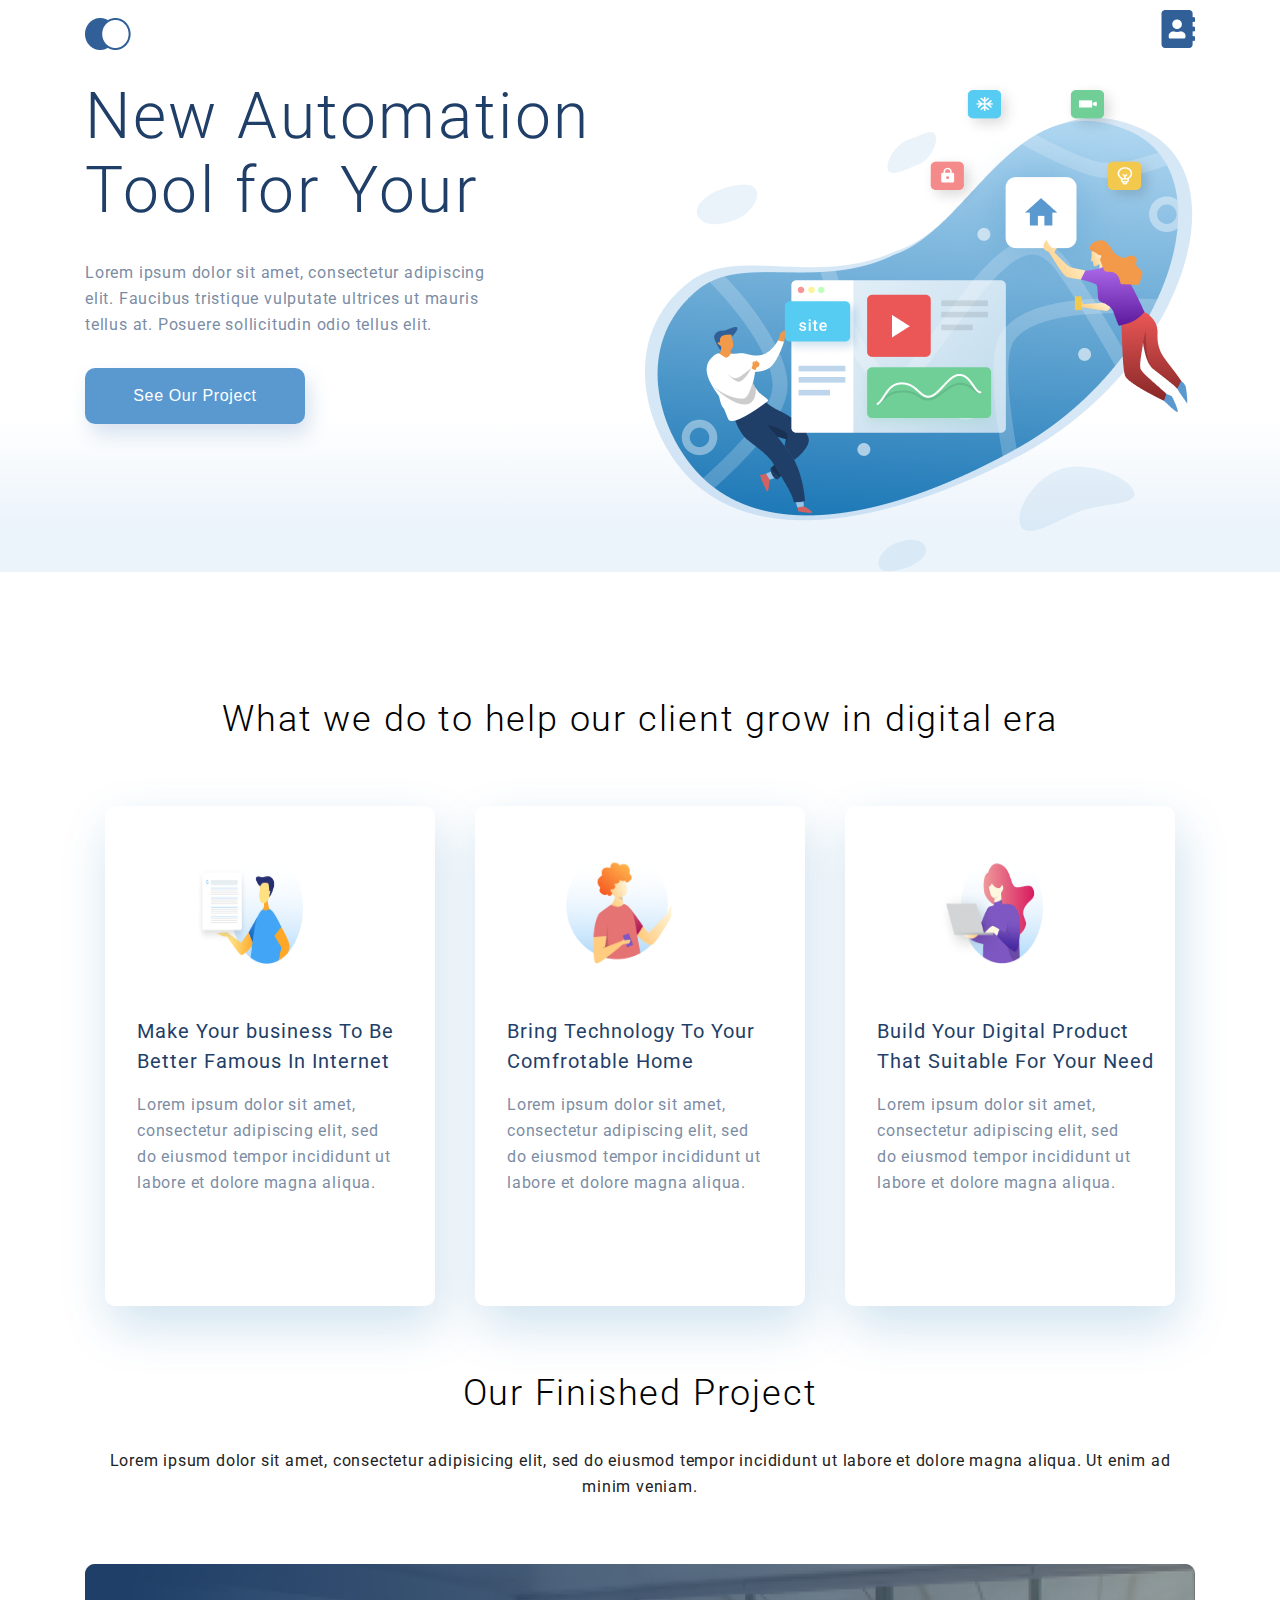
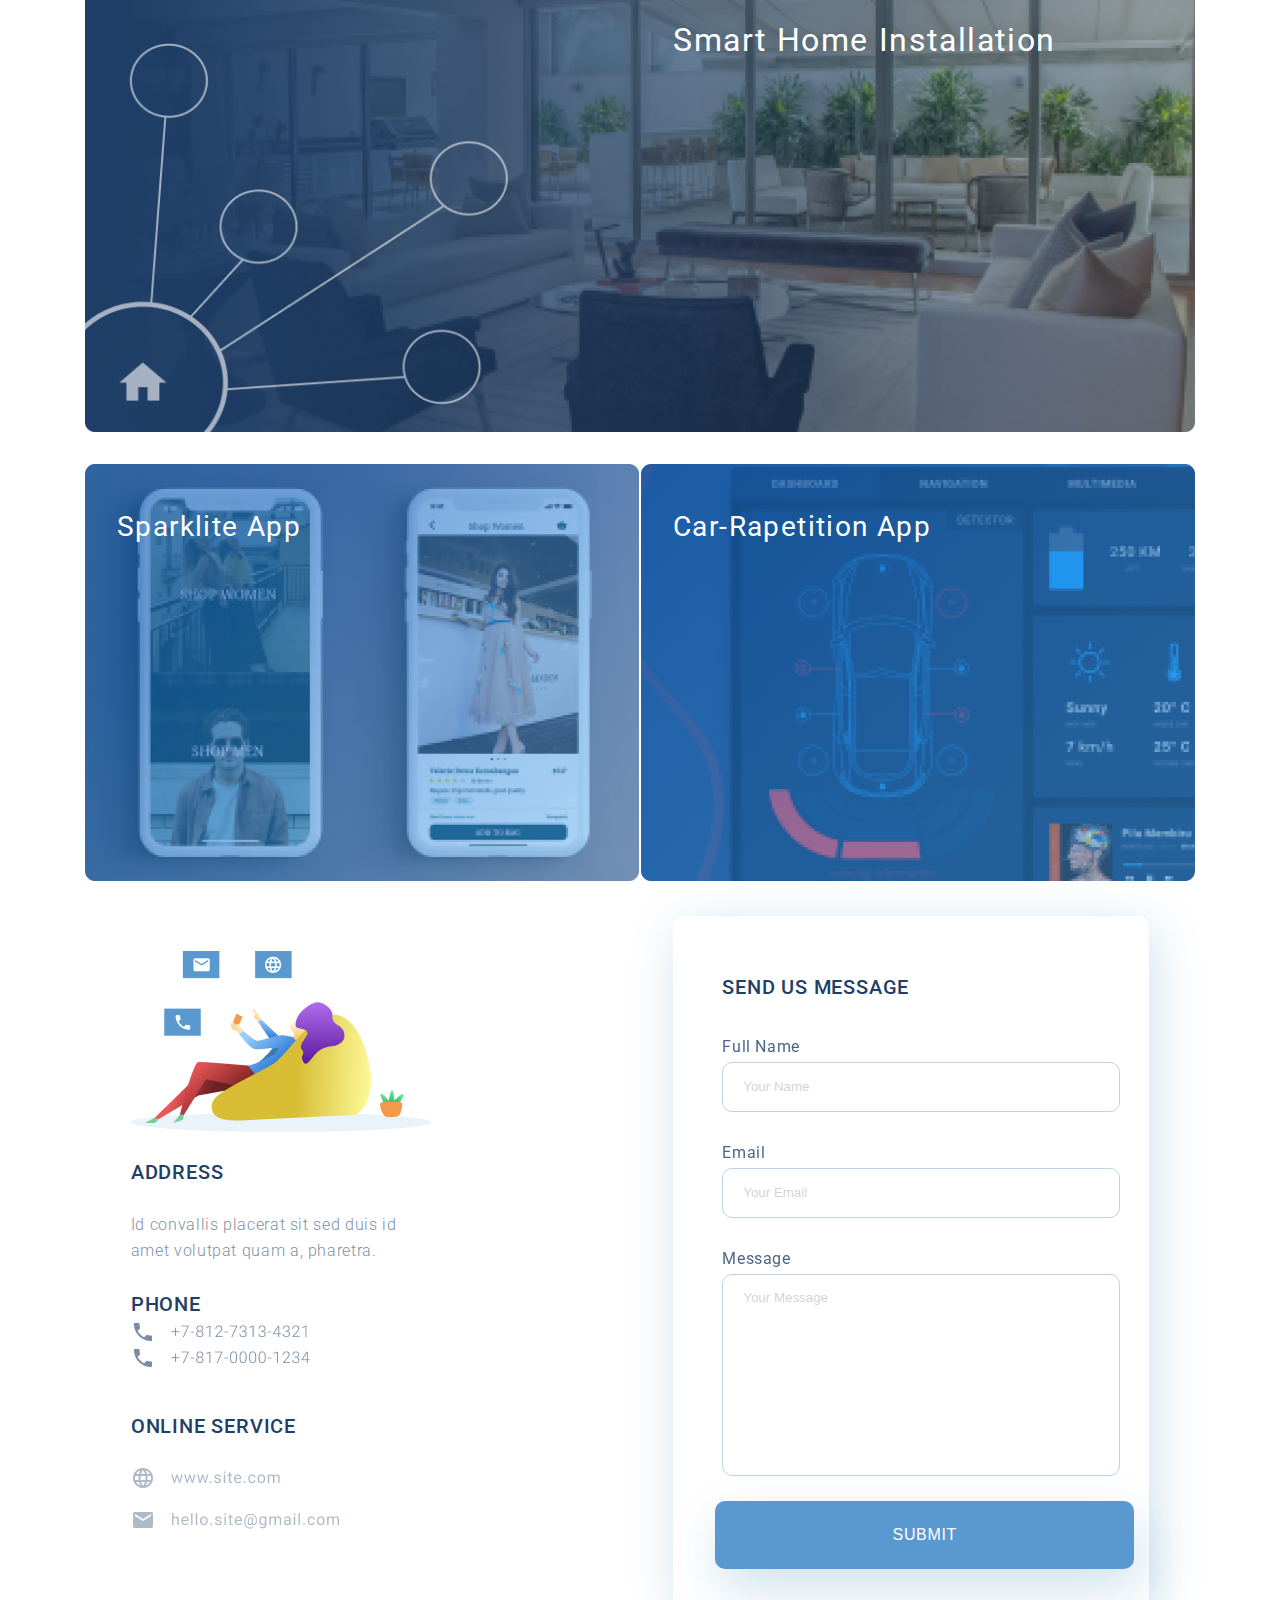
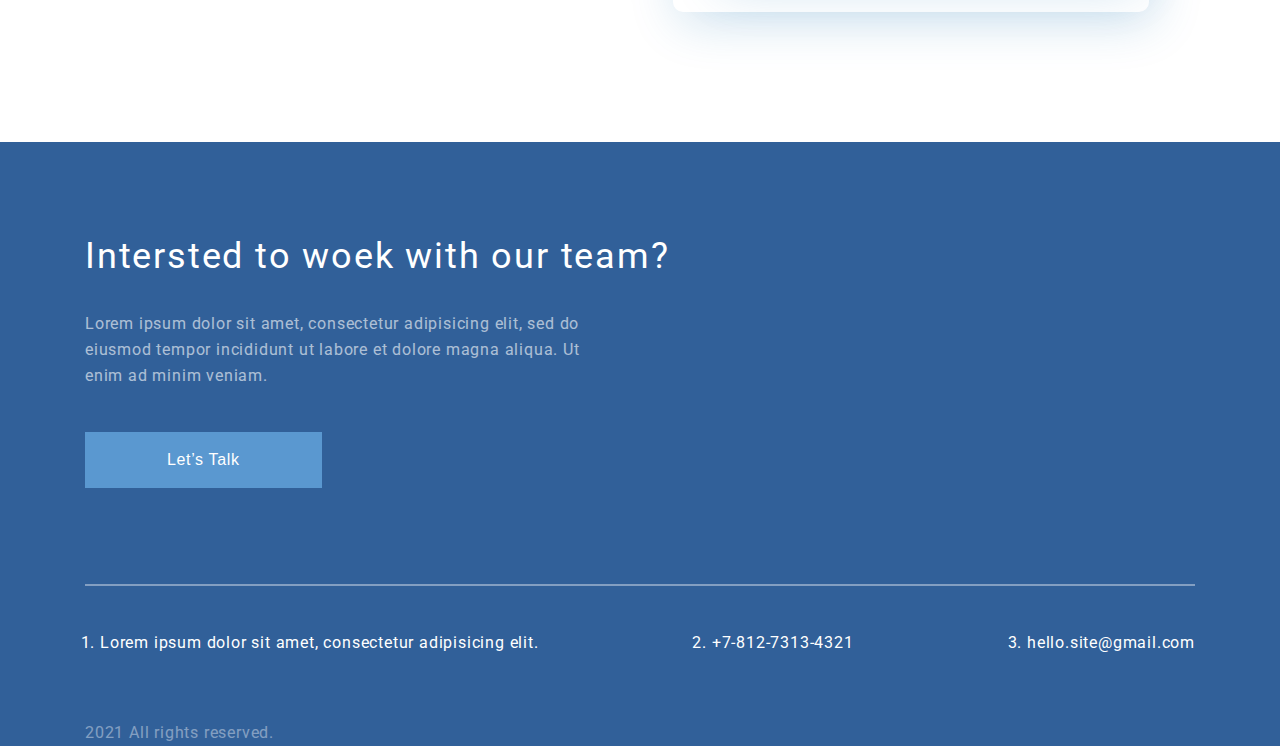
<file: landing_page/index.html>
<!DOCTYPE html>
<html lang="en">
<head>
	<meta charset="UTF-8">
	<meta name="viewport" content="width=device-width, initial-scale=1">
	<link rel="stylesheet" href="css/logo.css">
	<link rel="stylesheet" href="css/information.css">
	<link rel="stylesheet" href="css/project.css">
	<link rel="stylesheet" href="css/form.css">
	<link rel="stylesheet" href="css/footer.css">
	<link rel="stylesheet" href="css/media.css">
	<title>Landing Page</title>
	<link href="https://fonts.googleapis.com/css2?family=Roboto:ital,wght@0,100;0,300;0,400;0,500;0,700;0,900;1,100;1,300;1,400;1,500;1,700;1,900&display=swap" rel="stylesheet">

</head>

<body>
	<div class="wrapper">
		<header class="header">
				<div class="container">
					<div class="logo">
						<a href="#"><img src="img/logo/logo-1.png" alt="Лого"></a>
						<a href="#"><img src="img/logo/logo-2.png" alt="Лого"></a>
					</div> <!-- /logo -->
				</div><!-- /container -->
		</header>
 
		<section class="information">
			<div class="container">
				<div class="information__block">
					<div class="information__text">
						<div class="information__main">
							New Automation Tool for Your 
						</div>
							
						<div class="information__title">Lorem ipsum dolor sit amet, consectetur adipiscing
							elit. Faucibus tristique
							vulputate ultrices ut mauris tellus at. Posuere sollicitudin odio tellus elit.
						</div>

						<button class="information__btn">See Our Project</button>
					</div><!-- /information__text -->
					
					<div class="information__image">
						<img src="img/illustration/illustration.png">
					</div><!-- /main_image -->
				</div>
			</div>
		</section><!-- /information__block" -->

		<section class="description__block">
	   		<div class="container">
				<div class="description__text">
					<span class="description__title">What we do to help our client grow in digital era</span>
				</div><!-- /description__title -->
				
				<div class="items">
					<div class="item">
						<img class="item__img" src="img/description/descr_icon-1.png">
						<div class="item__title">Make Your business To Be
							Better Famous In Internet</div>
						<div class="item__subtitle">Lorem ipsum dolor sit amet,
							consectetur adipiscing elit, sed
							do eiusmod tempor incididunt ut labore et dolore magna aliqua.
						</div>
					</div>


					<div class="item">
						<img class="item__img" src="img/description/descr_icon-2.png">
						<div class="item__title">Bring Technology To Your 
							Comfrotable Home
						</div>
						<div class="item__subtitle">Lorem ipsum dolor sit amet,
							consectetur adipiscing elit, sed
							do eiusmod tempor incididunt ut labore et dolore magna aliqua.
						</div>
					</div><!-- /items-2 -->

					<div class="item">
						<img class="item__img" src="img/description/descr_icon-3.png">
						<div class="item__title">
							Build Your Digital Product
							That Suitable For Your Need</div>
						<div class="item__subtitle">Lorem ipsum dolor sit amet,
							consectetur adipiscing elit, sed<br>do eiusmod tempor incididunt ut labore et dolore magna aliqua. 
						</div>
					</div><!-- /items-3 -->
				</div><!-- /items -->
			</div>
		</section><!-- /description__block -->

		<section class="project__block">
			<div class="container">
				<div class="project">	
					<div class="project__text">
						<div class="project__title">
						Our Finished Project
						</div>
						<div class="project__subtitle">
							Lorem ipsum dolor sit amet, consectetur adipisicing elit, sed do eiusmod tempor incididunt ut
							labore et dolore magna aliqua. Ut enim ad minim veniam.
						</div>
					</div>	<!-- /project__text -->
					
					<div class="project__image">
						<div class="project__image-1">
							<img src="img/project/project-1.png">
							<div class="project__img-title-1">
							Smart Home Installation
							</div>		
						</div><!-- /project__image-1 -->
					</div>

					<div class="project__item">
						<div class="project__image-2">
							<img src="img/project/project-2.png">
							<div class="project__img-title-2">
							Sparklite App
							</div>	
						</div><!-- /project__image-2 -->

						<div class="project__image-3">
							<img src="img/project/project-3.png">
							<div class="project__img-title-3">
							Car-Rapetition App
							</div>	
						</div><!-- /project_image-3 -->
					</div><!-- /project_item -->
					
				</div><!-- /project -->
			</div>
		</section>

		<section class="info__block">	
			<div class="container">
				<div class="info">
					<div class="info__text">
						<img class="info_img" src="img/contact/illustration.png">
							<div class="info__title">
								ADDRESS
							</div><!-- /info__title -->

							<div class="info__subtitle">
								Id convallis placerat sit sed duis id amet volutpat quam a, pharetra.
							</div><!-- /info__subtitle -->

							<div class="info__phone">
								PHONE
							</div><!-- /info__phone -->

							<div class="info__phone-1">
								<img class="phone_img-1" src="img/contact/phone-1.png">
							</div><!-- /info__phone-1 -->

							<div class="info__phone-2">
								<img class="phone_img-2" src="img/contact/phone-2.png">
							</div><!-- /info__phone-1 -->

							<div class="info__service">
								ONLINE SERVICE
							</div><!-- /info__service -->

							<div class="info__mail">
								<img class="mail_img" src="img/contact/mail.png">
							</div><!-- /info__mail -->
					</div> <!-- /info__text -->

					<div class="form">
						<div class="form__text">
							SEND US MESSAGE
						</div><!-- /form__text -->

						<div class="form__name">
							Full Name
							<input class="form__input-name" type="text" name="Your Name" placeholder="Your Name">
						</div><!-- /form__name -->

						<div class="form__email">
							Email
							<input class="form__input-email" type="text" name="Your Email" placeholder="Your Email">
						</div><!-- /form__email -->

						<div class="form__message">
							Message
							<input class="form__input-message" type="text" name="Your Message" placeholder="Your Message">
						</div><!-- /form__message -->

						<div class="form__button">
							<button class="text__button">SUBMIT</button>
						</div> <!-- /form__button -->

					</div><!-- /form -->
				</div> <!-- /info -->
				
				<div class="map">
					<script type="text/javascript" charset="utf-8" async src="https://api-maps.yandex.ru/services/constructor/1.0/js/?um=constructor%3Af9c5503d6fb7466f27fab73f24e3e735ef9d210b5a89a6ee682de6292e016273&amp;width=940&amp;height=480&amp;lang=ru_RU&amp;scroll=true"></script>
				</div><!-- /map -->	
			</div> <!-- /container -->
		</section>

		<footer class="footer">
			<div class="container">
			<div class="footer__info">
				<div class="footer__text">
					<div class="footer__title">
						Intersted to woek
						with our team?
					</div>

					<div class="footer__subtitle">
						Lorem ipsum dolor sit amet, consectetur adipisicing elit, sed
						do eiusmod tempor incididunt ut labore et dolore magna
						aliqua. Ut enim ad minim veniam.
					</div>
					
					<div class="footer__button">
						<button class="footer__btn">Let’s Talk</button>
					</div>
						<img class="footer__line" src="img/footer/line.png">
				</div><!-- /footer_text -->

				<div class="footer__contacts">
					<ol class="contacts">
					<li>Lorem ipsum dolor sit amet, consectetur adipisicing elit.</li>
					<li>+7-812-7313-4321</li>
					<li>hello.site@gmail.com</li>
					</ol>
					<div class="footer__small">2021 All rights reserved.</div>
				</div><!-- /footer_contacts -->
			</div><!-- /footer_info-->
			</div><!-- /container-->
		</footer>
	</div>
</body>
</html>
</file>
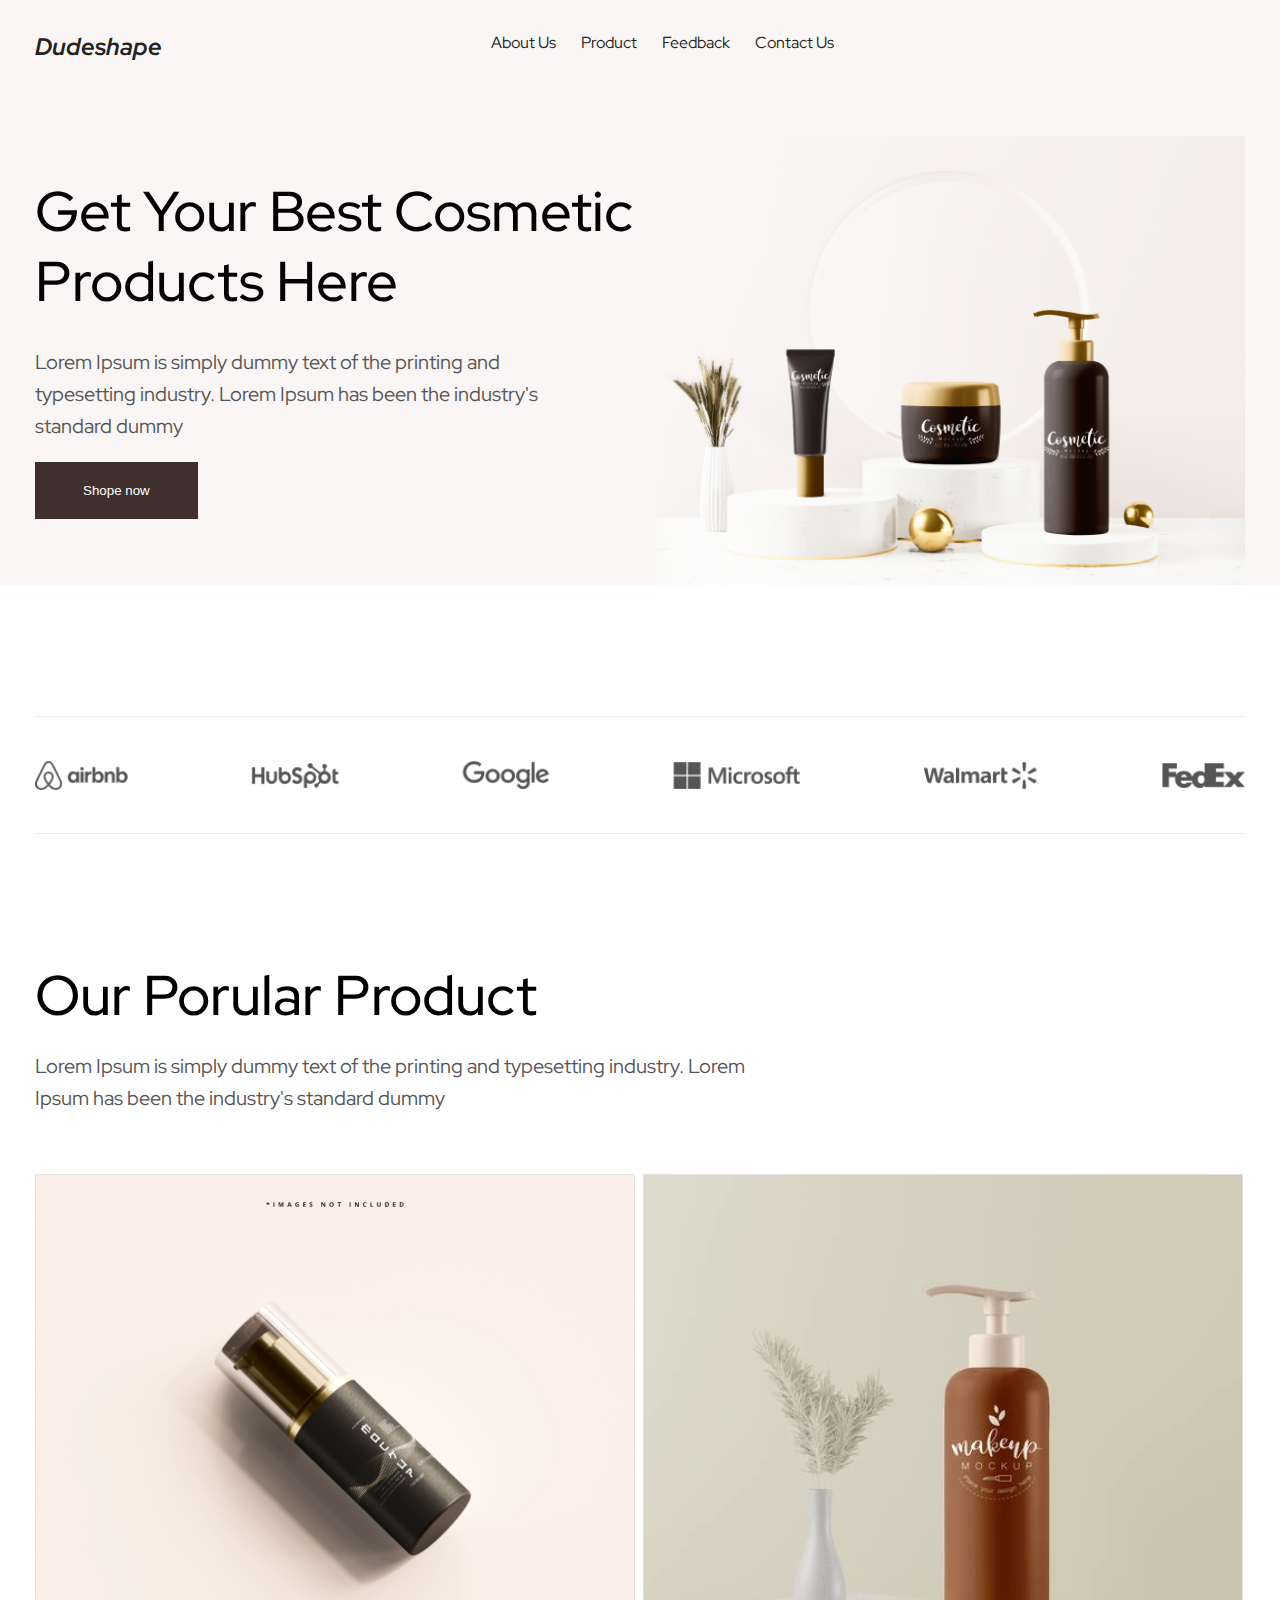
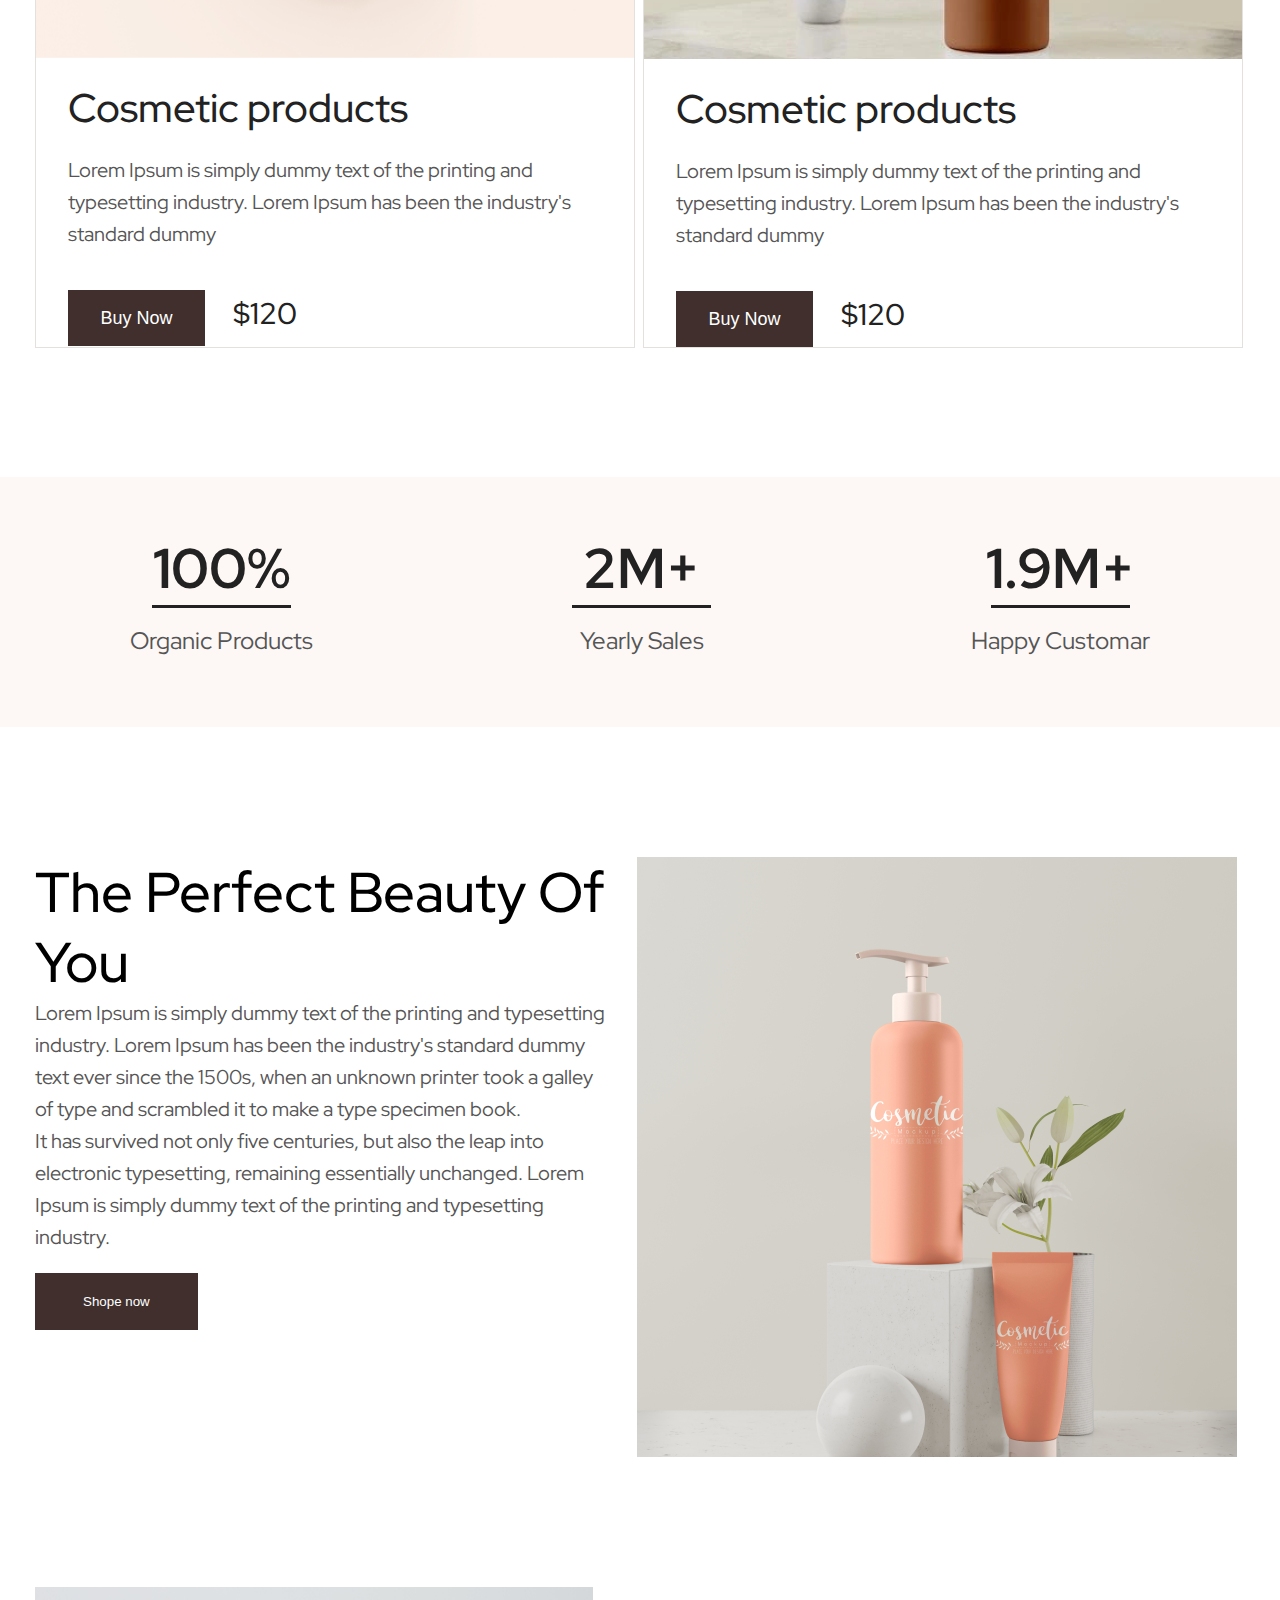
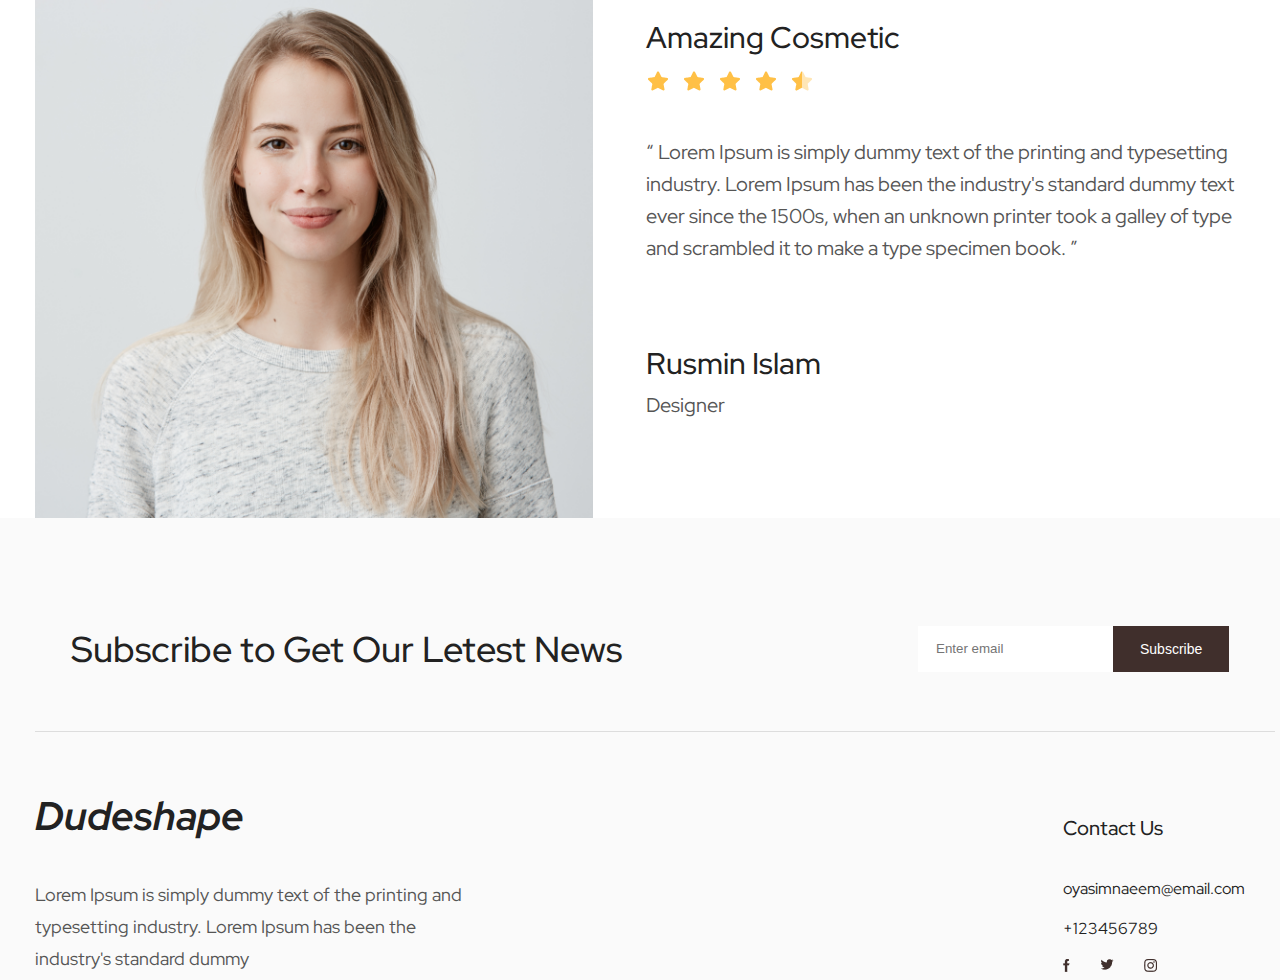
<file: landing_page2/index.html>
<!DOCTYPE html>
<html>
	<head>
	    <meta charset="UTF-8">
		<meta name="viewport" content="width=device-width, user-scalable=0, initial-scale=1.0, maximum-scale=1.0, minimum-scale=1.0">

	    <title>Салон красоты</title>
		<link href="https://fonts.googleapis.com/css2?family=Red+Hat+Display:ital,wght@0,400;0,500;0,700;1,400&display=swap" rel="stylesheet">
		<link rel="stylesheet" type="text/css" href="css/style.css">
		<link rel="stylesheet" type="text/css" href="css/modal.css">
		
		<link rel="stylesheet" type="text/css" href="css/media.css">
		<script defer src="scripts/script.js"></script>
	</head>

	<body>
		<div class="wrapper">
			<header class="header">
				<div class="container">
					<div class="header__logo">
						<div class="header__title">
							Dudeshape
						</div> <!-- /header__title -->
						
						<nav class="header__menu">
							<ul class="menu__list">
								<li class="menu__item"><a class="menu__link" title="About Us" href="#present">About Us</a></li>
								<li class="menu__item"><a class="menu__link" title="Product" href="#product">Product</a></li>
								<li class="menu__item"><a class="menu__link" title="Feedback" href="#feedback">Feedback</a></li>
								<li class="menu__item"><a class="menu__link" title="Contact Us" href="#footer">Contact Us</a></li>
							</ul>
						</nav> <!-- link -->
					</div>
				</div>
			</header> <!-- /header -->

			<main class="main">
				<section class="present" id="present">
					<div class="container"> 	
						<div class="present__block">							
							<div class="present__text">
								<h1 class="present__title">
									Get Your Best Cosmetic Products Here
								</h1>

								<div class="present__subtitle">Lorem Ipsum is simply dummy text of the printing and typesetting industry.
									Lorem Ipsum has been the industry's standard dummy
								</div>
							
								<div class="present__button">
									<button class="present__btn" alt="Кнопка заказа">Shope now</button>
								</div>
							</div>
							
							<div class="present__image">
								<img src="img/image_main.png">
							</div><!-- present__image -->
						</div>
					</div><!-- container-->
				</section>
		
			<section class="sponsors">
				<div class="container">
					<div class="sponsors__image">
						<img class="sponsors__img-" src="img/sponsors.png">
					</div><!-- sponsors__image -->
				</div>
			</section>
			
			<section class="products" id="product">
				<div class="container">
					<div class="products__block">
						<div class="products__text">
							<div class="products__title">
								Our Porular Product
							</div>

							<div class="products__subtitle">
								Lorem Ipsum is simply dummy text of the printing and typesetting industry.
								Lorem Ipsum has been the industry's standard dummy
							</div>
						</div>

						<div class="items">
							<div class="items__product">
								<div class="items__image">
									<img src="img/product-1.png">
								</div>

								<div class="items__titile">
									Cosmetic products
								</div>

								<div class="items__subtitile">
									Lorem Ipsum is simply dummy text of the printing and typesetting industry. 
									Lorem Ipsum has been the industry's standard dummy
								</div>

								<div class="items__buttons">
									<button class="items__button-buy">Buy Now</button>
									<span class="items__price">$120</span>
								</div>
							</div>

							<div class="items__product">
								<div class="items__image">
									<img src="img/product-2.png">
								</div>

								<div class="items__titile">
									Cosmetic products
								</div>

								<div class="items__subtitile">
									Lorem Ipsum is simply dummy text of the printing and typesetting industry. 
									Lorem Ipsum has been the industry's standard dummy
								</div>

								<div class="items__buttons">
									<button class="items__button-buy">Buy Now</button>
									<span class="items__price">$120</span>
								</div>
							</div>
						</div>
					</div>
				</div>
			</section>

			<section class="rating">
					<div class="rating__block">
						<div class="rating__text">
							<div class="rating__title">100%</div>
							<img class="rating__line" src="img/line.png">
							<h3 class="rating__subtitle">Organic Products</h3>
						</div>
					</div><!-- rating__block -->

					<div class="rating__block">
						<div class="rating__text">
							<div class="rating__title">2M+</div>
							<img class="rating__line" src="img/line.png">
							<h3 class="rating__subtitle">Yearly Sales</h3>
						</div>
					</div><!-- rating__block -->

					<div class="rating__block">
						<div class="rating__text">
							<div class="rating__title">1.9M+</div>
							<img class="rating__line" src="img/line.png">
							<h3 class="rating__subtitle">Happy Customar</h3>
						</div>
					</div><!-- rating__block -->
			</section>

			<section class="information">
				<div class="container">
					<div class="information__block">
						<div class="information__text">
							<div class="information__title">
								The Perfect Beauty Of You
							</div>

							<div class="information__subtitle">
								Lorem Ipsum is simply dummy text of the printing and typesetting industry. 
								Lorem Ipsum has been the industry's standard dummy text ever since the 1500s,
								when an unknown printer took a galley of type and scrambled it to make a type specimen book.
								<p>
								It has survived not only five centuries, but also the leap into electronic typesetting,
								remaining essentially unchanged. Lorem Ipsum is simply dummy text of the printing and 
								typesetting industry.
								</p>
							</div>
							
							<div class="information__button present__button">
								<button class="present__btn" alt="Кнопка заказа">Shope now</button>
							</div>
						</div>

						<div class="information__image">
							<img class="information__product-img" src="img/product-3.png">
						</div>
					</div><!-- information__block -->
				</div>
			</section>

			<section class="feedback" id="feedback">
				<div class="container">
					<div class="feedback__block">
						<div class="feedback__image">
							<img class="feedback__product-img" src="img/photo.png">
						</div>

						<div class="feedback__text">
							<div class="feedback__title">
								Amazing Cosmetic
							</div>

							<img class="feedback__star" src="img/feedback-star.png">
							
							<div class="feedback__subtitle">
								<q>
								Lorem Ipsum is simply dummy text of the printing and typesetting industry. 
								Lorem Ipsum has been the industry's standard dummy text ever since the 1500s,
								when an unknown printer took a galley of type and scrambled it to make a type specimen book.
								</q>
							</div>
							
							<div class="feedback__author">
								Rusmin Islam
							</div>

							<div class="feedback__profession">
								Designer
							</div>
						</div>
					</div><!-- feedback__block -->
				</div>
			</section>
			</main>
		
		
			<footer class="footer">
				<section class="footer" id="footer">
					<div class="container">
						<div class="footer__block">
							<div class="footer__subscribe">
								<div class="footer__title">
									Subscribe to Get Our Letest News
								</div>

								
								<input class="footer__input" type="email" placeholder="Enter email">
									<button class="footer__button">Subscribe</button>
								</input>
								
							</div>

							<img class="footer__line-img" src="img/line2.png">

							<div class="footer__info">
								<div class="footer__content">
									<div class="footer__text">
										Dudeshape
									</div>
									<div class="footer__subtitle">
										Lorem Ipsum is simply dummy text of the printing and typesetting industry. 
										Lorem Ipsum has been the industry's standard dummy
									</div>
								</div>

								<div class="footer__contacts">
									<div class="footer__contact">
										Contact Us
									</div>
								
									<div class="footer__email">
										oyasimnaeem@email.com
									</div>

									<div class="footer__number">
										+123456789
									</div>

									<div class="footer__network">
										<img class="footer__facebook" src="img/facebook.png">
										<img class="footer__twitter" src="img/twitter.png">
										<img class="footer__instagram" src="img/instagram.png">
									</div>
								</div>
							</div>
						</div><!-- information__block -->
					</div>
				</section>
			</footer>
		</div>

	<div class="modal">
		<div class="modal__block">
			<button class="modal__close">✘</button>
			<h2 class="modal__subtitle">Delivery and payment</h2>
			<form action="">
				<label class="modal__label">
					<span class="modal__label-text">Adress</span>
					<input class="modal__input" type="text">
				</label>
				<label class="modal__label">
					<span class="modal__label-text">FIO</span>
					<input class="modal__input" type="text">
				</label>
				<label class="modal__label">
					<span class="modal__label-text">Telephone</span>
					<input class="modal__input" type="text">
				</label>
				<button type="submit" class="button button_buy modal__submit">Order</button>
			</form>
		</div>
	</div>

	
	</body>
</html>
</file>
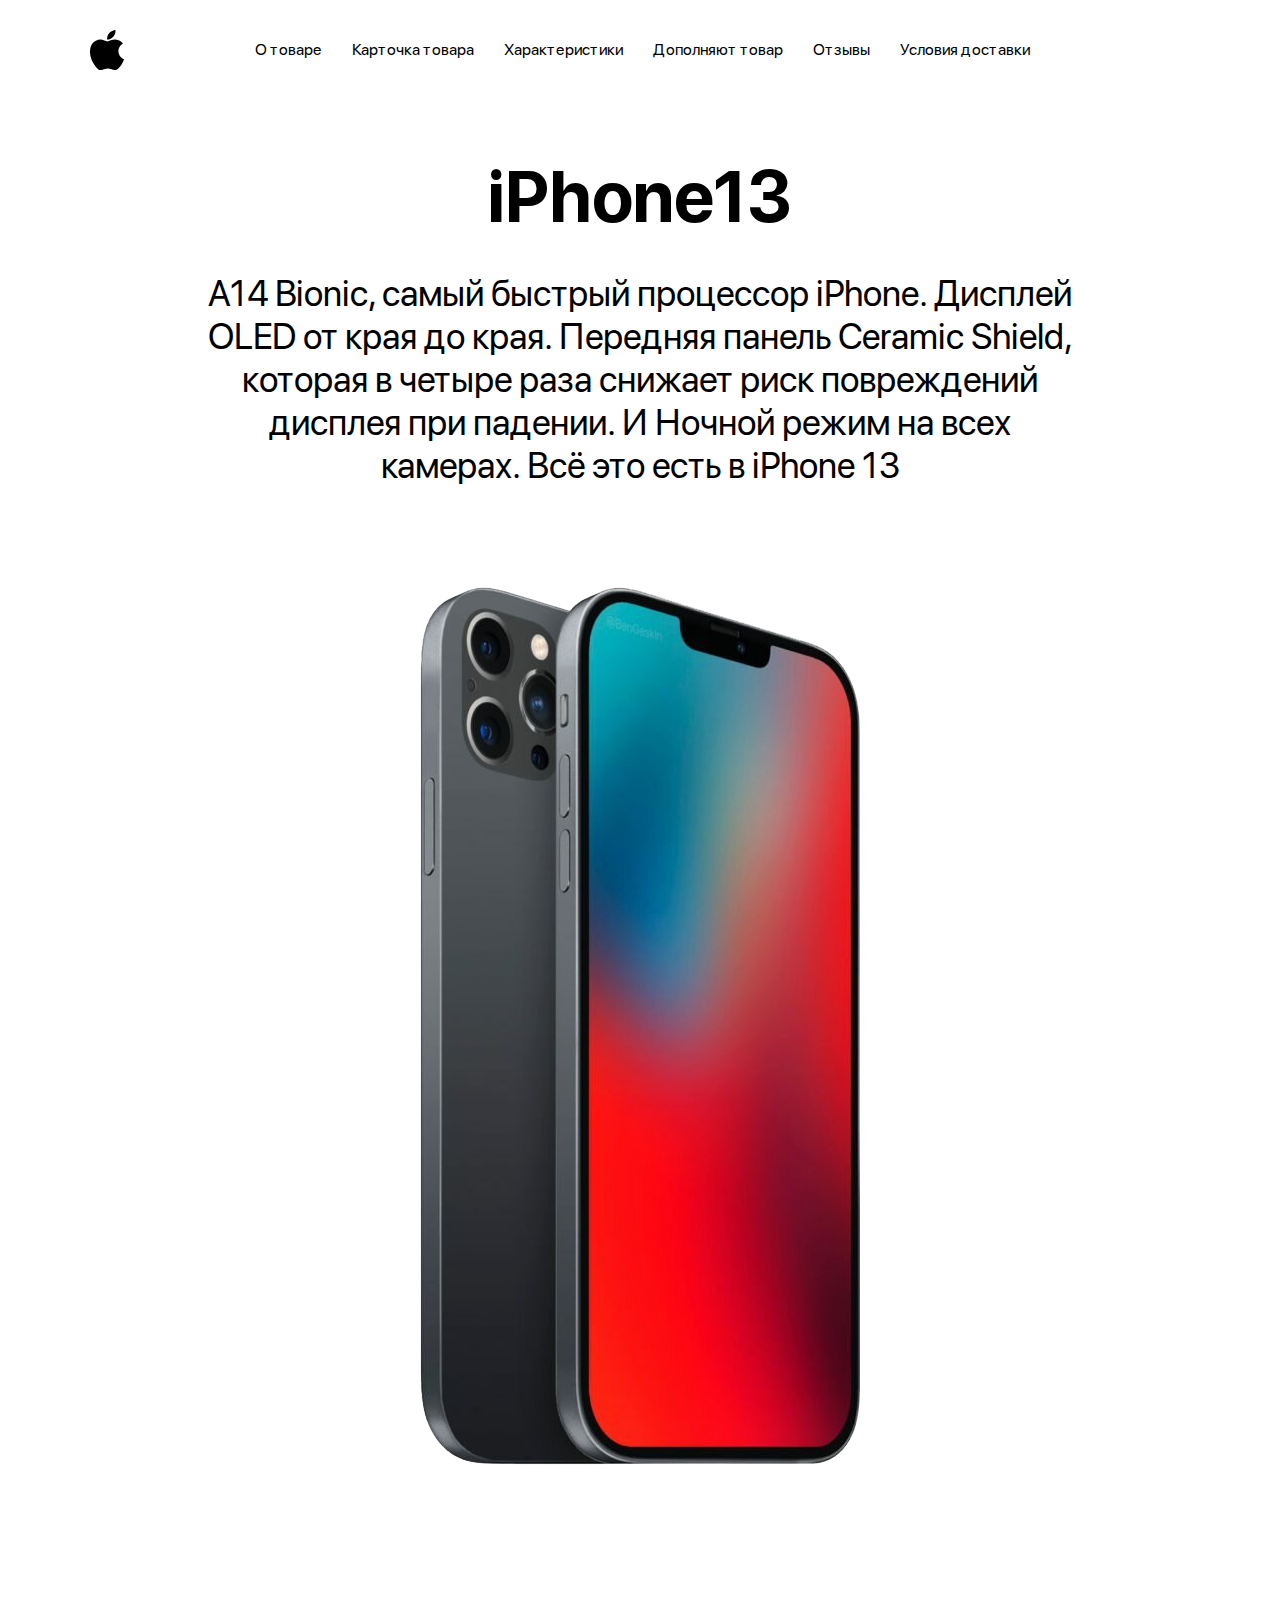
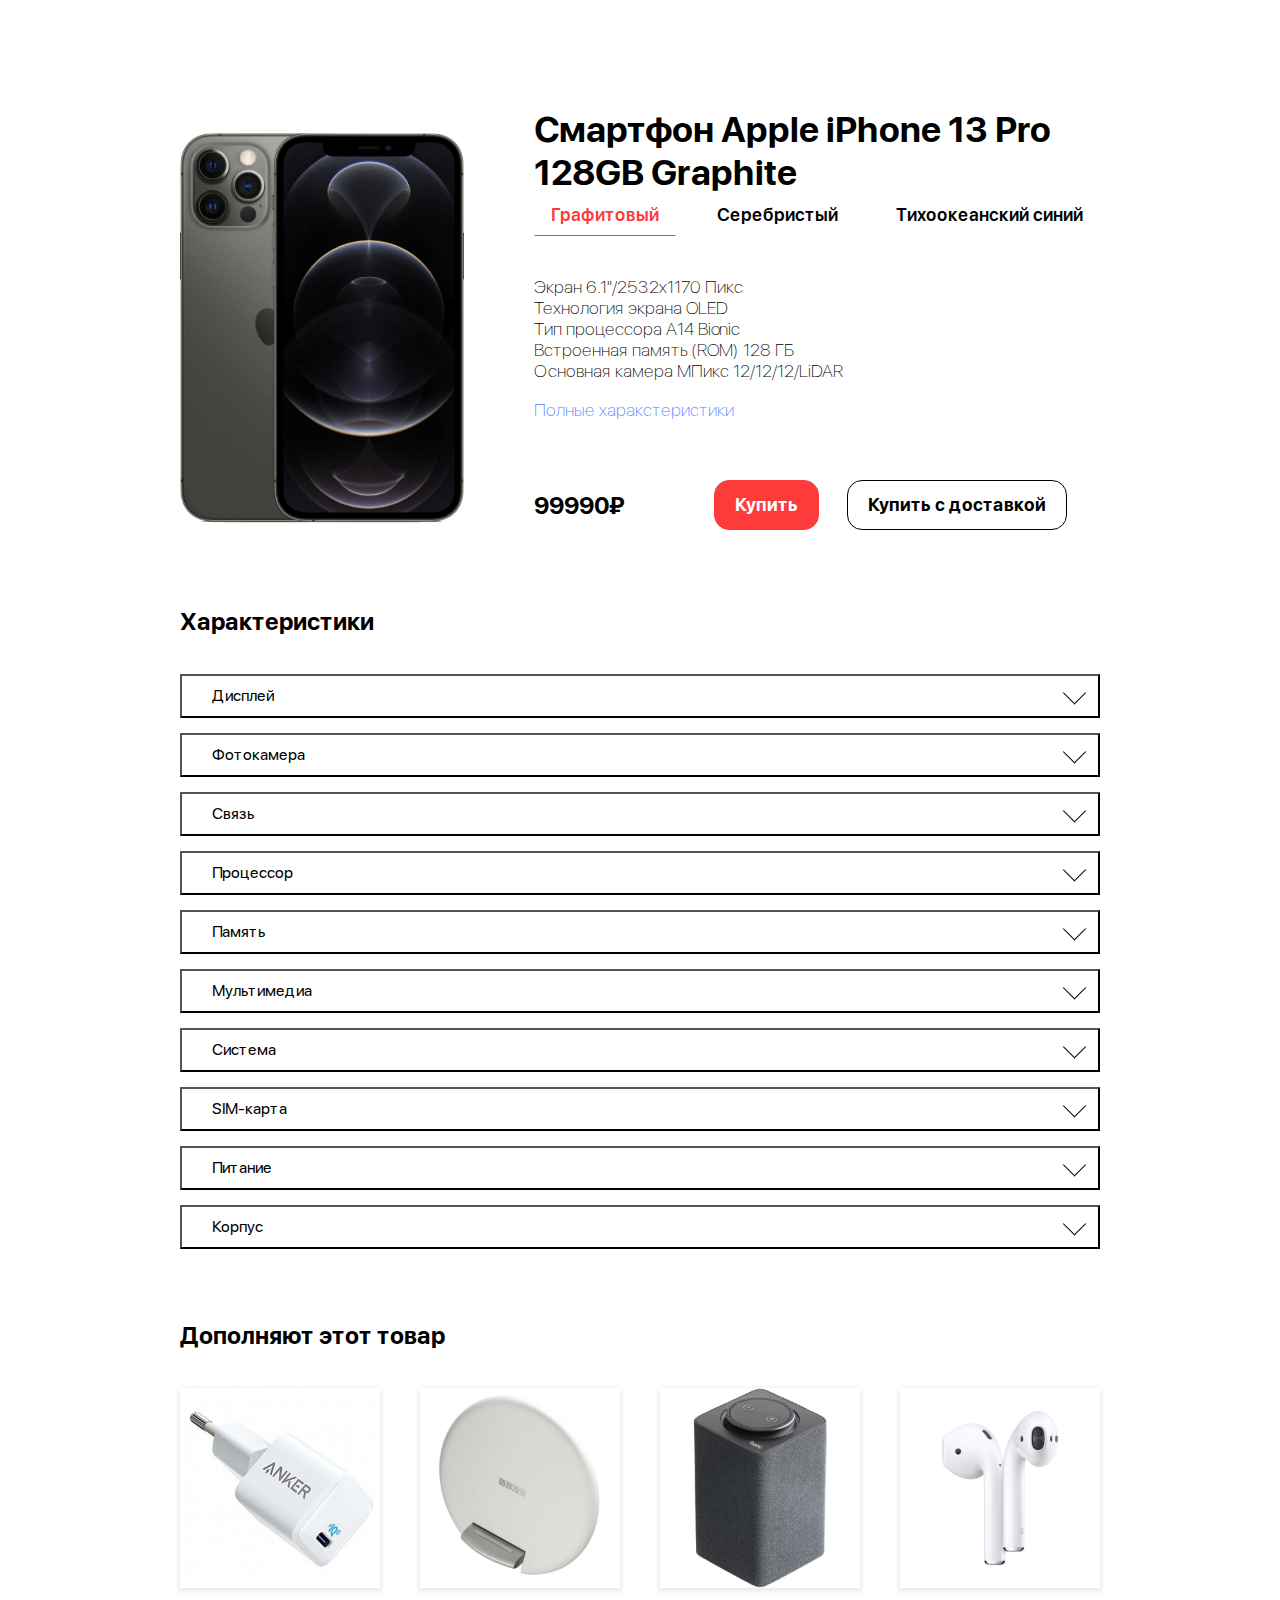
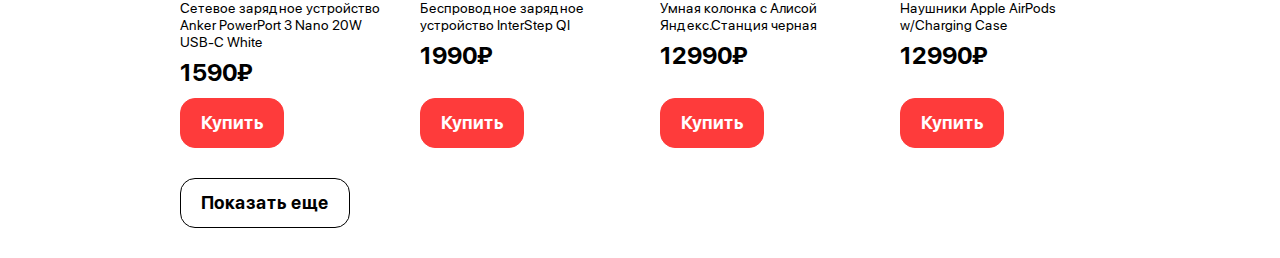
<file: promo page/index.html>
<!doctype html>
<html lang="en">
<head>
	<meta charset="UTF-8">
	<meta name="viewport" content="width=device-width, user-scalable=no, initial-scale=1.0, maximum-scale=1.0, minimum-scale=1.0">
	<meta http-equiv="X-UA-Compatible" content="ie=edge">
	<title>iPhone</title>
	<link rel="stylesheet" href="css/style.css">
	
	<script defer src="scripts/script.js"></script>



</head>
<body>
	<header class="header">
		<div class="container header__wrap">
			<nav class="header__menu header-menu">
				<img class="header-menu__logo" src="img/apple_logo_black.svg" alt="">
				<ul class="header-menu__list">
					<li class="header-menu__item"><a href="#present">О товаре</a></li>
					<li class="header-menu__item"><a href="#card">Карточка товара</a></li>
					<li class="header-menu__item"><a href="#characteristics">Характеристики</a></li>
					<li class="header-menu__item"><a href="#cross-sell">Дополняют товар</a></li>
					<li class="header-menu__item"><a href="#">Отзывы</a></li>
					<li class="header-menu__item"><a href="#">Условия доставки</a></li>
				</ul>
				<div class="header-menu__burger"></div>
			</nav>
		</div>
	</header>

	<main>
		<section class="present" id="present">
			<div class="container">
				<h1 class="present__title">iPhone13</h1>
				<p class="present__description">A14 Bionic, самый быстрый процессор iPhone. Дисплей OLED от края до края. Передняя панель Ceramic Shield, которая в четыре раза снижает риск повреждений дисплея при падении. И Ночной режим на всех камерах. Всё это есть в iPhone 13</p>
				<div class="present__img">
					<img src="img/iPhone-main.png" alt="iPhone12">
				</div>
			</div>
		</section>
		
		<section class="card" id="card">
			<div class="container card__wrap">
				<div class="card__image">
					<img class="card__image_item" src="img/iPhone-graphite.png" alt="iPhone13">
				</div>
				<div class="card-details">
					<h2 class="card-details__title">Смартфон Apple iPhone 13 Pro 128GB Graphite</h2>
					<ul class="card-detail__buttons">
						<li class="card-details__wrap-btn">
							<button class="card-detail__change active" type="button">Графитовый</button>
						</li>
						<li class="card-details__wrap-btn">
							<button class="card-detail__change" type="button">Серебристый</button>
						</li>
						<li class="card-details__wrap-btn">
							<button class="card-detail__change" type="button">Тихоокеанский синий</button>
						</li>
					</ul>
					<div class="card-details__description">
						<ul class="card-details__description-list description">
							<li class="card-details__description-item description__screen">Экран 6.1"/2532x1170 Пикс</li>
							<li class="card-details__description-item description__tech-screen">Технология экрана OLED</li>
							<li class="card-details__description-item description__processor">Тип процессора A14 Bionic</li>
							<li class="card-details__description-item description__memory">Встроенная память (ROM) 128 ГБ</li>
							<li class="card-details__description-item description__camera">Основная камера МПикс 12/12/12/LiDAR</li>
						</ul>
						<a class="card-details__link-characteristics" href="#characteristics">Полные харакстеристики</a>
						<div class="card-details__footer">
							<p class="card-details__price">
								99990₽
							</p>
							<button class="button button_buy card-details__button_buy" data-button-buy="Оплата">Купить</button>
							<button class="button card-details__button_delivery" data-button-buy="Доставка и оплата">Купить с доставкой</button>
						</div>
					</div>
				</div>
			</div>
		</section>
		<section class="characteristics" id="characteristics">
			<div class="container">
				<h2 class="characteristics__main-title main-title">Характеристики</h2>
				<ul class="characteristics__list">
					<li class="characteristics__item">
						<button class="characteristics__title" type="button">Дисплей</button>
						<div class="characteristics__description">
							<ul class="characteristics__list-description">
								<li class="characteristics__item-description">
									<p>Тип дисплея</p>
									<p>Super Retina XDR (OLED)</p>
								</li>
								<li class="characteristics__item-description">
									<p>Диагональ (дюйм)</p>
									<p>6.1</p>
								</li>
								<li class="characteristics__item-description">
									<p>Разрешение (пикс)</p>
									<p>2532x1170</p>
								</li>
								<li class="characteristics__item-description">
									<p>Плотность пикселей (PPI)</p>
									<p>460</p>
								</li>
								<li class="characteristics__item-description">
									<p>Количество цветов дисплея</p>
									<p>16 млн.</p>
								</li>
								<li class="characteristics__item-description">
									<p>Сенсорный дисплей </p>
									<p>да</p>
								</li>
								<li class="characteristics__item-description">
									<p>Тип сенсорного дисплея</p>
									<p>емкостный</p>
								</li>
								<li class="characteristics__item-description">
									<p>Поддержка Multitouch</p>
									<p>да</p>
								</li>
								<li class="characteristics__item-description">
									<p>Защита экрана</p>
									<p>Ceramic Shield</p>
								</li>
								<li class="characteristics__item-description">
									<p>Особенности дисплея</p>
									<p>дисплей с расширенным цветовым охватом (P3), дисплей True Tone</p>
								</li>
								<li class="characteristics__item-description">
									<p>Олеофобное покрытие</p>
									<p>да</p>
								</li>
							</ul>
						</div>
					</li>
					<li class="characteristics__item">
						<button class="characteristics__title" type="button">Фотокамера</button>
						<div class="characteristics__description">
							<ul class="characteristics__list-description">
								<li class="characteristics__item-description">
									<p>Фотокамера (Мп)</p>
									<p>12 + 12 + 12 + сканер LiDAR</p>
								</li>
								<li class="characteristics__item-description">
									<p>Оптический зум</p>
									<p>x4</p>
								</li>
								<li class="characteristics__item-description">
									<p>Стабилизация изображения</p>
									<p>оптическая</p>
								</li>
								<li class="characteristics__item-description">
									<p>Автофокус</p>
									<p>гибридный</p>
								</li>
								<li class="characteristics__item-description">
									<p>Вспышка</p>
									<p>True Tone</p>
								</li>
								<li class="characteristics__item-description">
									<p>Видеозапись</p>
									<p>да</p>
								</li>
								<li class="characteristics__item-description">
									<p>Разрешение видеосъемки (пикс)</p>
									<p>3840 x 2160</p>
								</li>
								<li class="characteristics__item-description">
									<p>Частота кадров видеосъемки</p>
									<p>60</p>
								</li>
								<li class="characteristics__item-description">
									<p>Стабилизация видео</p>
									<p>Да</p>
								</li>
								<li class="characteristics__item-description">
									<p>Фронтальная камера (Мп)</p>
									<p>12</p>
								</li>
							</ul>
						</div>
					</li>
					<li class="characteristics__item">
						<button class="characteristics__title" type="button">Связь</button>
						<div class="characteristics__description">
							<ul class="characteristics__list-description">
								<li class="characteristics__item-description">
									<p>Диапазоны GSM</p>
									<p>850, 900, 1800, 1900</p>
								</li>
								<li class="characteristics__item-description">
									<p>Диапазоны UMTS</p>
									<p>850, 1700, 1900, 2100, 900</p>
								</li>
								<li class="characteristics__item-description">
									<p>Интернет</p>
									<p>GPRS, EDGE, 3G, 4G, 5G</p>
								</li>
								<li class="characteristics__item-description">
									<p>Bluetooth</p>
									<p>5.0</p>
								</li>
								<li class="characteristics__item-description">
									<p>Wi-Fi (802.11)</p>
									<p>b, g, n, ac, 2.4 ГГц, 5 ГГц</p>
								</li>
								<li class="characteristics__item-description">
									<p>NFC</p>
									<p>да</p>
								</li>
								<li class="characteristics__item-description">
									<p>Разъем для синхронизации</p>
									<p>Apple Lightning</p>
								</li>
								<li class="characteristics__item-description">
									<p>Apple Pay</p>
									<p>да</p>
								</li>
							</ul>
						</div>
					</li>
					<li class="characteristics__item">
						<button class="characteristics__title" type="button">Процессор</button>
						<div class="characteristics__description">
							<ul class="characteristics__list-description">
								<li class="characteristics__item-description">
									<p>Процессор</p>
									<p>Apple A14 Bionic</p>
								</li>
								<li class="characteristics__item-description">
									<p>64-битная архитектура</p>
									<p>да</p>
								</li>
							</ul>
						</div>
					</li>
					<li class="characteristics__item">
						<button class="characteristics__title" type="button">Память</button>
						<div class="characteristics__description">
							<ul class="characteristics__list-description">
								<li class="characteristics__item-description">
									<p>Встроенная память (Гб)</p>
									<p>128</p>
								</li>
								<li class="characteristics__item-description">
									<p>Поддержка карт памяти</p>
									<p>нет</p>
								</li>
							</ul>
						</div>
					</li>
					<li class="characteristics__item">
						<button class="characteristics__title" type="button">Мультимедиа</button>
						<div class="characteristics__description">
							<ul class="characteristics__list-description">
								<li class="characteristics__item-description">
									<p>Аудиоплеер</p>
									<p>да</p>
								</li>
								<li class="characteristics__item-description">
									<p>Видеоплеер</p>
									<p>да</p>
								</li>
								<li class="characteristics__item-description">
									<p>Аудиоразъем</p>
									<p>Apple Lightning</p>
								</li>
								<li class="characteristics__item-description">
									<p>Стереодинамики</p>
									<p>Да</p>
								</li>
							</ul>
						</div>
					</li>
					<li class="characteristics__item">
						<button class="characteristics__title" type="button">Система</button>
						<div class="characteristics__description">
							<ul class="characteristics__list-description">
								<li class="characteristics__item-description">
									<p>Операционная система</p>
									<p>iOS 14</p>
								</li>
								<li class="characteristics__item-description">
									<p>Навигация</p>
									<p>GPS, ГЛОНАСС, A-GPS, GALILEO, функция точного определения местоположения iBeacon, QZSS</p>
								</li>
							</ul>
						</div>
					</li>
					<li class="characteristics__item">
						<button class="characteristics__title" type="button">SIM-карта</button>
						<div class="characteristics__description">
							<ul class="characteristics__list-description">
								<li class="characteristics__item-description">
									<p>SIM-карта</p>
									<p>nano-SIM</p>
								</li>
								<li class="characteristics__item-description">
									<p>Кол-во SIM-карт</p>
									<p>1</p>
								</li>
							</ul>
						</div>
					</li>
					<li class="characteristics__item">
						<button class="characteristics__title" type="button">Питание</button>
						<div class="characteristics__description">
							<ul class="characteristics__list-description">
								<li class="characteristics__item-description">
									<p>Тип аккумулятора</p>
									<p>Литий-ионный, несъемный</p>
								</li>
								<li class="characteristics__item-description">
									<p>Разъем для зарядки</p>
									<p>Проприетарный Apple Lightning</p>
								</li>
								<li class="characteristics__item-description">
									<p>Беспроводная зарядка</p>
									<p>Да</p>
								</li>
								<li class="characteristics__item-description">
									<p>Поддержка технологии быстрой зарядки</p>
									<p>да</p>
								</li>
								<li class="characteristics__item-description">
									<p>Воспроизведение музыки (ч)</p>
									<p>65</p>
								</li>
								<li class="characteristics__item-description">
									<p>Воспроизведение видео (ч)</p>
									<p>17</p>
								</li>
							</ul>
						</div>
					</li>
					<li class="characteristics__item">
						<button class="characteristics__title" type="button">Корпус</button>
						<div class="characteristics__description">
							<ul class="characteristics__list-description">
								<li class="characteristics__item-description">
									<p>Тип корпуса</p>
									<p>классический</p>
								</li>
								<li class="characteristics__item-description">
									<p>Высота (мм)</p>
									<p>146.7</p>
								</li>
								<li class="characteristics__item-description">
									<p>Ширина (мм)</p>
									<p>71.5</p>
								</li>
								<li class="characteristics__item-description">
									<p>Толщина (мм)</p>
									<p>7.4</p>
								</li>
								<li class="characteristics__item-description">
									<p>Вес (г)</p>
									<p>187</p>
								</li>
								<li class="characteristics__item-description">
									<p>Материал корпуса</p>
									<p>нерж. сталь, стекло</p>
								</li>
								<li class="characteristics__item-description">
									<p>Защита от влаги и пыли</p>
									<p>Да</p>
								</li>
								<li class="characteristics__item-description">
									<p>Стандарт защиты</p>
									<p>IP68</p>
								</li>
							</ul>
						</div>
					</li>
				</ul>
			</div>
		</section>
		<section class="cross-sell" id="cross-sell">
			<div class="container">
				<h2 class="cross-sell__main-title main-title">Дополняют этот товар</h2>
				<ul class="cross-sell__list">
				</ul>
				<button class="button cross-sell__add">Показать еще</button>			
			</div>
		</section>
	</main>

	<div class="modal">
		<div class="modal__block">
			<button class="modal__close">✘</button>
			<h2 class="modal__subtitle">Доставка и оплата</h2>
			<form action="">
				<h3 class="modal__title">Смартфон Apple iPhone 13 Pro 128GB Graphite</h3>
				<label class="modal__label">
					<span class="modal__label-text">Куда доставить</span>
					<input class="modal__input" type="text">
				</label>
				<label class="modal__label">
					<span class="modal__label-text">Кому</span>
					<input class="modal__input" type="text">
				</label>
				<label class="modal__label">
					<span class="modal__label-text">Телефон</span>
					<input class="modal__input" type="text">
				</label>
				<button type="submit" class="button button_buy modal__submit">Заказать доставку</button>
			</form>
		</div>
	</div>

</body>
</html>
</file>
<file: landing_page/css/logo.css>
*,
*::before,
*::after {
	padding: 0;
	margin: 0;
	border: 0;
    box-sizing: border-box;
}

ul {
    list-style: none;
}

a {
	text-decoration:none;
}

img {
    vertical-align: top;
}

button {
    cursor: pointer;

}

html, body {
	height: 100%;
	font-family: Roboto;
}


.wrapper {
    min-height: 100%;
	overflow: hidden;
	display: flex;
	flex-direction: column;
}

.container {
    max-width: 1140px;
    margin: 0 auto;
	padding: 0 15px;
}

.header {
	width: 100%;
  	min-height: 80px;
}
.logo img {
	width: 100%;
}

.logo {
	padding-top: 10px;
	display: flex;
	justify-content: space-between;
}
</file>
<file: landing_page/css/information.css>
.information {
	background: linear-gradient(0deg, #EBF3FB 8.84%, rgba(152, 195, 232, 0) 31.12%);
}

.information__block {
	display: flex;
}

.information__main {
	max-width: 600px;
	font-weight: 300;
	font-size: 64px;
	line-height: 74px;
	letter-spacing: 0.04em;
	color: #1F3F68;
}

.information__title {
	max-width: 425px;
	padding-top: 32px;
	padding-bottom: 30px;
	font-size: 16px;
	line-height: 26px;
	letter-spacing: 0.05em;
	color: #1F3F68;
	opacity: 0.6;
}

.information__btn {
	width: 220px;
	height: 56px;
	background: #5A98D0;
	box-shadow: 5px 10px 20px rgba(53, 110, 173, 0.2);
	border-radius: 10px;
	font-size: 16px;
	line-height: 26px;
	text-align: center;
	letter-spacing: 0.04em;
	color: #FFFFFF;
	border:none;
}

.image_ilustration img {
	width: 100%;
	
}

.description__text {
	padding-top: 124.24px;
	padding-bottom: 64px;
	font-weight: 300;
	font-size: 36px;
	line-height: 46px;
	text-align: center;
	letter-spacing: 0.05em;
	color: #000000;
}

.items {
	display: flex;	
	justify-content: space-around;
}

.item{
	max-width: 359px;
	height: 500.13px;
	padding-top: 43.9px;
	background: #FFFFFF;
	box-shadow: 5px 20px 50px rgba(16, 112, 177, 0.2);
	border-radius: 10px;
}

.item__img {
	padding-left: 91px;
	width: 60%;
	height: 25%;
}

.item__title {
	max-width: 330px;
	min-height: 114px;
	padding-left: 32px;
	padding-top: 51.38px;
	font-size: 20px;
	line-height: 30px;
	letter-spacing: 0.05em;
	color: #1F3F68;
}

.item__subtitle {
	width: 296.31px;
	padding-left: 32px;
	padding-top: 14px;
	font-size: 16px;
	line-height: 26px;
	letter-spacing: 0.05em;
	color: #1F3F68;
	opacity: 0.6;
}
</file>
<file: landing_page/css/project.css>
.project__image {
	padding-top: 64px;	
}

.project__item {
	display: flex;
}

.project__image-1 img {
	width: 100%;
}

.project__image-2 img {
	width: 100%;
}

.project__image-3 img {
	width: 100%;
}

.project__text {
	text-align: center;
}

.project__title {
	padding-top: 63.87px;
	font-weight: 300;
	font-size: 36px;
	line-height: 46px;
	text-align: center;
	letter-spacing: 0.05em;
	color: #000000;
}

.project__subtitle {
	padding-top: 32px;
	font-size: 16px;
	line-height: 26px;
	text-align: center;
	letter-spacing: 0.05em;
	color: #222222;
}

.project__img-title-1 {
	position: absolute;
	left: 588px;
	top: 53px;
	font-size: 32px;
	line-height: 46px;
	letter-spacing: 0.05em;
	color: #FFFFFF;
}

.project__image-1 {
	position: relative;
	
}

.project__image-2 {
	position: relative;
	padding-top: 32px;
	padding-right: 2px;
}

.project__img-title-2 {
	position: absolute;
	left: 32px;
	top: 72px;
	font-size: 28px;
	line-height: 46px;
	letter-spacing: 0.05em;
	color: #FFFFFF;
}

.project__image-3 {
	position: relative;
	padding-top: 32px;
}

.project__img-title-3 {
	position: absolute;
	left: 32px;
	top: 72px;
	font-size: 28px;
	line-height: 46px;
	letter-spacing: 0.05em;
	color: #FFFFFF;
}
</file>
<file: landing_page/css/form.css>
.info {
	display: flex;
	flex-wrap: wrap;
 	justify-content: space-around;
}

.info_img img {
	width: 100%;
}

.info_img {	
	padding-top: 70px;
}

.info__title {
	padding-top: 25px;
	font-weight: 500;
	font-size: 20px;
	line-height: 30px;
	letter-spacing: 0.04em;
	color: #1F3F68;
}

.info__subtitle {
	max-width: 299px;
	padding-top: 25px;
	font-weight: 300;
	font-size: 16px;
	line-height: 26px;
	letter-spacing: 0.04em;
	color: #1F3F68;
	opacity: 0.6;
}

.info__phone {
	padding-top: 25px;
	font-weight: 500;
	font-size: 20px;
	line-height: 30px;
	letter-spacing: 0.04em;
	color: #1F3F68;
}

.phone_img-1 img, 
.phone_img-2 img {
	width: 100%;
	height: 100%;
}

.info__service {
	padding-top: 40px;
	font-weight: 500;
	font-size: 20px;
	line-height: 30px;
	letter-spacing: 0.04em;
	color: #1F3F68;
}

.mail_img {
	padding-top: 24px;
	opacity: 0.6;
}

.form {
	max-width: 476px;
	height: 696px;
    padding: 0px 29px;
	margin-left: 150px;
	margin-top: 35px;
	background: #FFFFFF;
	box-shadow: 5px 10px 50px rgba(16, 112, 177, 0.2);
	border-radius: 10px;
}

.form__text {
	padding-left: 20px;
	padding-top: 56px;
	font-weight: 500;
	font-size: 20px;
	line-height: 30px;
	letter-spacing: 0.04em;
	color: #1F3F68;
}
.form__name {
	padding-left: 20px;
	padding-top: 30px;
	font-size: 16px;
	line-height: 30px;
	letter-spacing: 0.04em;
	color: #1F3F68;
	opacity: 0.8;
}

.form__input-name{
	width: 100%;
	height: 50px;
	padding-left: 20px;
	opacity: 0.4;
	border: 1px solid #356EAD;
	box-sizing: border-box;
	border-radius: 10px;
}

.form__email {
	padding-left: 20px;
	padding-top: 26px;
	font-size: 16px;
	line-height: 30px;
	letter-spacing: 0.04em;
	color: #1F3F68;
	opacity: 0.8;
}

.form__input-email {
	width: 100%;
	height: 50px;
	padding-left: 20px;
	opacity: 0.4;
	border: 1px solid #356EAD;
	box-sizing: border-box;
	border-radius: 10px;
}

.form__message {
	padding-left: 20px;
	padding-top: 26px;
	font-size: 16px;
	line-height: 30px;
	letter-spacing: 0.04em;
	color: #1F3F68;
	opacity: 0.8;
}

.form__input-message {
	width: 100%;
	padding-bottom: 170px;
	padding-left: 20px;
	opacity: 0.4;
	border: 1px solid #356EAD;
	box-sizing: border-box;
	border-radius: 10px;
}

input { padding: 15px 30px; }

.text__button {
	width: 419px; 
    height: 68px; 
    margin-top: 25px;
    margin-left: 13px;
    background: #5A98D0;
    box-shadow: 5px 20px 50px rgb(16 112 177 / 20%);
    border-radius: 10px;
    font-weight: 500;
    font-size: 16px;
    line-height: 26px;
    text-align: center;
    letter-spacing: 0.04em;
    color: #FFFFFF;
    border: none;
}

.map {
	overflow: auto;
    position: relative;
    margin-left: 66.43px;
	margin-top: 80px;
	
}
</file>
<file: landing_page/css/footer.css>
.footer {
	position: relative;
	margin-top: 50px;
	background: #316099;
}


.footer__title {
	padding-top: 91px;
	font-size: 36px;
	line-height: 46px;
	letter-spacing: 0.05em;
	color: #FFFFFF;
}

.footer__subtitle {
	max-width: 494.77px;
	padding-top: 32px;
	font-size: 16px;
	line-height: 26px;
	letter-spacing: 0.05em;
	color: #FFFFFF;
	opacity: 0.6;
}

.footer__btn {
	width: 236.63px;
	height: 56px;
	margin-top: 43px;
	background: #5A98D0;
	font-size: 16px;
	line-height: 26px;
	text-align: center;
	letter-spacing: 0.04em;
	color: #FFFFFF;
	border: none;
}

.footer__line {
	width: 100%;
	height: 0;
}

.footer__line {
	margin-top: 96px; 
	opacity: 0.4;
	border: 1px solid #FFFFFF;
}

.contacts {
	display: flex;
	justify-content: space-between;  
	padding-top: 44px;
	color: #FFFFFF;
    padding-left: 15px;
}

li {
	font-size: 16px;
	line-height: 26px;
	letter-spacing: 0.05em;
	color: #FFFFFF;
}

.footer__small {
	padding-top: 64px;
	font-size: 16px;
	line-height: 26px;
	letter-spacing: 0.05em;
	color: #FFFFFF;
	opacity: 0.4;
}
</file>
<file: landing_page/css/media.css>
@media (max-width: 1024px) {
	.container {
		max-width: 1015px;
	}

	.item {
		max-width: 318px;
	}
}	

@media (max-width: 768px) {
.container {
    max-width: 702px;
}

.information__image {
	display: none;
}

.items {
	flex-direction: column;
	align-items: center;
}

.item:not(:first-child) {
	margin-top: 36px;
}

.project__img-title-1 {
    left: 424px;
    font-size: 16px;
    line-height: 0px;
}

.project__img-title-2 {
	font-size: 16px;
    line-height: 0px;
}

.project__img-title-3 {
    font-size: 16px;
    line-height: 0px;
}

.form {
    margin-left: 69px;
}

li {
    font-size: 12px;
}

.footer__small {
    padding-top: 24px;
    font-size: 12px;
}
}

@media (max-width: 425px)
{
.container {
	max-width: 415px;
}

.information__main {
    font-size: 50px;
}

.project__img-title-1 {
    left: 166px;
	font-size: 12px;
}
.project__img-title-2 {
	font-size: 12px;
}
.project__img-title-3 {
	font-size: 12px;
}

.form {
    margin-left: 9px;
    max-width: 329px;
}
.text__button {
    width: 257px;
}

.map {
	margin-left: 0px;
}

.contacts {
	flex-direction: column;
}
}

@media (max-width: 320px)
{

	.project__img-title-1 {
		left: 148px;
		font-size: 10px;
		top: 28px;
	}
	.project__img-title-2, .project__img-title-3 {
		font-size: 10px;
		left: 14px;
		top: 55px;
	}

	.form {
		max-width: 288px;
		padding: 0px 8px;
	}
}
</file>
<file: landing_page2/css/style.css>
*,
*::before,
*::after {
	padding: 0;
	margin: 0;
	border: 0;
    box-sizing: border-box;
}

ul {
    list-style: none;
}

a {
	text-decoration:none;
}

img {
    vertical-align: top;
}

button {
    cursor: pointer;

}

html, body {
	height: 100%;
	font-family: Red Hat Display;
}

.wrapper {
    min-height: 100%;
	overflow: hidden;
	display: flex;
	flex-direction: column;
}

.container {
    max-width: 1240px;
    margin: 0 auto;
	padding: 0 15px;
}

.header {
	width: 100%;
    background: #F9F6F5;
	min-height: 136px;
}

.header__logo {
	display: flex;
	padding-top: 32px;
}

.header__title {
	font-style: italic;
	font-weight: bold;
	font-size: 24px;
	line-height: 30px;
	color: #222222;
}

.header__menu {
	padding-left: 304px;
}

.menu__list {
	display: flex;
    flex-wrap: wrap;
}


.menu__link {
	margin-left: 25px;
	font-style: normal;
	font-weight: normal;
	font-size: 16px;
	line-height: 20px;
	color: #222222;
}
.present {
    background: #F9F6F5;
}

.present__block {
	display: flex;
}

.present__text {
    max-width: 621px;
}

.present__title {
    padding-top: 40px;
    font-weight: 500;
    font-size: 56px;
    line-height: 70px;
    color: #000000;
}

.present__subtitle {
    padding-top: 30px;
	padding-right: 92px;
    font-size: 20px;
    line-height: 32px;
    color: #555555;
}

.present__btn {
    padding: 21px 48px;
    background: #402F2C;
    color: #FFFFFF;
    border: none;
}

.present__button {
    padding-top: 20px;
}


.present__image img
{
    width: 100%;
}

.sponsors {
    padding-top: 131px;
}

.sponsors__image img {
   width: 100%;
}


.products__block {
    padding-top: 126px;
}

.products__text {
    max-width: 714px;
}

.products__title {
    font-weight: 500;
    font-size: 56px;
    line-height: 70px;
    color: #000000;
}

.products__subtitle {
    padding-top: 20px;
    font-size: 20px;
    line-height: 32px;
    color: #555555;
}

.items {
    display: flex;
    padding-top: 60px;
}

.items__product:not(:last-child) {
    margin-right: 8px;
}

.items__product {
    max-width: 600px;
    border: 1px solid rgba(104, 90, 82, 0.19);

}

.items__titile {
    padding-left: 32px;
    padding-top: 20px;
    font-weight: 500;
    font-size: 40px;
    line-height: 60px;
    color: #222222;
}

.items__subtitile {
    padding-left: 32px;
    padding-top: 16px;
    /*padding-right: 52px;*/
    font-size: 20px;
    line-height: 32px;
    color: #555555;
}

.items__button-buy {
    width: 137px;
    height: 56px;
    margin-left: 32px;
    margin-top: 40px;
    background: #402F2C;
    border: none;
    font-weight: 500;
    font-size: 18px;
    line-height: 24px;
    color: #FFFFFF;
}

.items__price {
    padding-left: 25px;
    padding-top: 47px;
    font-weight: 500;
    font-size: 30px;
    line-height: 32px;
    color: #222222;
}

.items__image img {
    width: 100%;
}

.rating {
    height: 250px;
    margin-top: 129px;
    background: #FDF8F5;
    display: flex;
    justify-content: space-around;
}

.rating__block {
    padding-top: 54px;
}

.rating__text {
    text-align: center;
}

.rating__title {
    font-weight: bold;
    font-size: 56px;
    color: #222222;
}

.rating__line img {
    margin-top: 4px;
    width: 100%;
}

.rating__subtitle {
    font-weight: normal;
    font-size: 24px;
    line-height: 30px;
    color: #555555;
}

.information__block {
    display: flex;
    padding-top: 130px;
}

.information__text {
    max-width: 602px;
    padding-right: 27px;
}

.information__title {
    font-weight: 500;
    font-size: 56px;
    line-height: 70px;
    color: #000000;
}

.information__subtitle {
    font-weight: normal;
    font-size: 20px;
    line-height: 32px;
    color: #555555;
}

.information__image img {
    width: 100%; 
}

.feedback__block {
    margin-top: 130px;
    display: flex;
}

.feedback__image img {
    width: 100%;
}

.feedback__text {
    padding-left: 53px;
}

.feedback__title {
    padding-top: 30px;
    font-weight: 500;
    font-size: 30px;
    color: #222222;
}

.feedback__star {
    padding-top: 12px;
}

.feedback__subtitle {
    max-width: 625px;
    padding-top: 43px;
    font-weight: normal;
    font-size: 20px;
    line-height: 32px;
    color: #555555;
}

.feedback__author {
    padding-top: 79px;
    font-weight: 500;
    font-size: 30px;
    line-height: 40px;
    color: #222222;
}

.feedback__profession {
    padding-top: 10px;
    font-weight: normal;
    font-size: 20px;
    line-height: 24px;
    color: #555555;
}

.footer {
    background: #FAFAFA;
}

.footer__subscribe {
    display: flex;
    padding-top: 108px;
}

.footer__title {
    padding-left: 36px;
    padding-right: 296px;
    font-weight: 500;
    font-size: 36px;
    line-height: 46px;
    color: #222222;
}

.footer__input {
    padding-left: 18px;
    background: #FFFFFF;
    outline: none;
}

.footer__button {
    padding: 0 27px;
    background: #402F2C;
    color: #FFFFFF;
    font-weight: 500;
    font-size: 14px;
}

.footer__line-img {
    padding-top: 59px;
}

.footer__info {
    display: flex;
    justify-content: space-between;
}

.footer__content {
    max-width: 446px;
}

.footer__text {
    padding-top: 59px;
    font-style: italic;
    font-weight: bold;
    font-size: 40px;
    line-height: 50px;
    color: #222222;
}

.footer__subtitle {
    padding-top: 38px;
    font-weight: normal;
    font-size: 18px;
    line-height: 32px;
    color: #555555;
}


.footer__contacts {
    padding-top: 84px;
}

.footer__contact {
    font-weight: 500;
    font-size: 20px;
    line-height: 24px;
    color: #222222;
}

.footer__email {
    padding-top: 39px;
    font-weight: normal;
    font-size: 16px;
    line-height: 20px;
    color: #222222;
}

.footer__number {
    padding-top: 20px;
    font-weight: normal;
    font-size: 16px;
    line-height: 20px;
    color: #222222;
}

.footer__network {
    padding-top: 20px;
}

.footer__twitter, .footer__instagram {
    padding-left: 27px;
}
</file>
<file: landing_page2/css/modal.css>
.modal {
    display: none;
    position: fixed;
    top: 0;
    left: 0;
    bottom: 0;
    right: 0;

    justify-content: center;
    align-items: center;
    background-color: rgba(0,0,0,0.4);
}

.modal.open {
    display: flex;
}

.modal__block {
    position: relative;
    width: 483px;
    padding: 40px;
    background-color: #fff;
    box-shadow: 0 2px 6px 1px rgba(0, 0, 0, 0.1);
}

.modal__subtitle {
    font-size: 25px;
    margin-bottom: 14px;
    margin-left: 121px;
}

.modal__close {
    position: absolute;
    right: 20px;
    top: 20px;
    background-color: transparent;
    border: none;
    font-size: 20px;
}

.modal__label {
    display: flex;
    margin-bottom: 12px;
    align-items: center;
}

.modal__label-text {
    min-width: 105px;
    font-size: 14px;
    margin-right: 20px;
}

.modal__input {
    flex-grow: 1;
    border-style: solid;
    border-width: 1px;
    border-color: transparent transparent #000 transparent ;
}

.modal__submit {
    width: 169px;
    height: 45px;
    margin-left: 164px;
    margin-top: 20px;
    background: #402F2C;
    border: none;
    font-family: Red Hat Display;
    font-style: normal;
    font-weight: 500;
    font-size: 18px;
    line-height: 24px;
    color: #FFFFFF;
}
</file>
<file: landing_page2/css/media.css>
@media (max-width: 1024px) {
	.container {
		max-width: 970px;
	}

	.header__menu {
		padding-left: 193px;
	}
	
	.present__text {
		max-width: 360px;
	}
	
	.present__title {
		font-size: 35px;
		line-height: 47px;
	}
	
	.present__subtitle {
		padding-top: 10px;
		padding-right: 0px;
		font-size: 20px;
		line-height: 32px;
	}

	.products__text {
		max-width: 486px;
	}

	.products__title {
		font-size: 35px;
	}

	.products__subtitle {
		padding-top: 10px;
		font-size: 15px;
	}
	.footer__title {
		padding-right: 51px;
		font-weight: 500;
		font-size: 30px;
		line-height: 46px;
		color: #222222;
	}

} 

@media (max-width: 768px) {
	.container {
		max-width: 710px;
	}

	.header__menu {
		padding-left: 34px;
	}

	.present__title {
		padding-top: 0;
	}

	.present__title {
		font-size: 30px;
		line-height: 40px;
	}
	
	.present__subtitle {
		font-size: 15px;
		line-height: 25px;
	}

	.present__button {
		padding-top: 20px;
	}

	.present__btn {
		padding: 15px 17px;
		font-size: 11px;
	}

	.sponsors {
		padding-top: 60px;
	}

	.products__block {
		padding-top: 30px;
	}
	
	.products__title {
		font-size: 30px;
	}

	.items {
		padding-top: 25px;
	}

	.items__titile {
		font-size: 20px;
		line-height: 40px;
	}

	.items__subtitile {
		font-size: 15px;
		line-height: 25px;
	}

	.items__button-buy {
		width: 99px;
		height: 41px;
		margin-top: 16px;
		font-size: 12px;
		color: #FFFFFF;
	}

	.items__price {
		font-size: 25px;
	}

	.rating__title {
		font-size: 46px;
	}

	.information__block {
		display: block;
		padding-top: 30px;
	}

	.information__image {
		display: none;
	}

	.information__title {
		font-size: 30px;
	}

	.information__subtitle {
		font-size: 15px;
	}

	.information__text {
		max-width: 602px;
		padding-right: 0;
	}
	.information__button {
		text-align: center;
	}

	.feedback__block {
		margin-top: 49px;
	}

	.feedback__title {
		padding-top: 0; 
		font-size: 25px;
	}

	.feedback__star {
		padding-top: 2px;
	}

	.feedback__subtitle {
		max-width: 603px;
		padding-top: 12px;
		font-size: 15px;
		line-height: 27px;
	}

	.feedback__author {
		padding-top: 6px;
		font-size: 20px;
	}

	.feedback__profession {
		font-size: 18px;
		padding-top: 0;
	}

	.footer__text {
		padding-top: 32px;
		font-size: 25px;
	}
	.footer__subtitle {
		padding-top: 2px;
		font-size: 15px;
		line-height: 25px;
	}

	.footer__contacts {
		padding-left: 213px;
		padding-top: 47px;
	}

	.footer__email {
		padding-top: 13px;
	}

	.footer__title {
		padding-right: 91px;
		font-weight: 500;
		font-size: 15px;
		line-height: 46px;
		color: #222222;
	}

	.footer__button {
		padding: 0 19px;
		background: #402F2C;
		color: #FFFFFF;
		font-weight: 500;
		font-size: 13px;
	}	


}


@media (max-width: 425px) {

	.container {
		max-width: 400px;
	}

	.header {
		min-height: 93px;
	}

	.header__title {
		font-size: 16px;
	}

	.header__menu {
		padding-left: 34px;
	}

	.menu__link {
		margin-left: 9px;
		font-size: 10px;
	}

	.present__title {
		font-size: 15px;
		line-height: 20px;
	}
	.present__subtitle {
		font-size: 12px;
		line-height: 15px;
	}
	
	.present__button {
		padding-top: 12px;
	}

	.present__btn {
		padding: 9px 7px;
		font-size: 8px;
	}

	.sponsors {
		padding-top: 32px;
	}

	.products__title {
		font-size: 20px;
		line-height: 50px;
	}

	.products__subtitle {
		padding-top: 0px;
		font-size: 12px;
		line-height: 25px;
	}

	.items__titile {
		padding-left: 13px;
		font-size: 15px;
		line-height: 20px;
	}

	.items__subtitile {
		padding-left: 13px;
		font-size: 12px;
		line-height: 20px;
	}

	.items__button-buy {
		width: 73px;
		height: 31px;
		margin-top: 16px;
		font-size: 10px;
		margin-left: 14px;
	}

	.items__price {
		font-size: 18px;
		padding-left: 14px;
	}

	.rating {
		height: 181px;
		margin-top: 34px;
	}

	.rating__block {
		padding-top: 46px;
	}

	.rating__title {
		font-size: 25px;
	}

	.rating__subtitle {
		font-size: 15px;
	}

	.information__btn {
		padding: 16px 26px;
		font-size: 10px;
	}

	.feedback__block {
		display: block;
		text-align: center;
	}

	.feedback__text {
		padding-left: 0;
	}

	.feedback__image img {
		width: 70%;
	}

	.footer__text {
		font-size: 20px;
	}

	.footer__subscribe {
		display: block; 
		padding-top: 18px;
		font-size: 12px;
		line-height: 20px;
	}

	.footer__title {
		padding: 0;
		font-size: 18px;
	}


	.footer__input {
		padding: 10px;
	}

	.footer__button {
		padding: 10px 22px;
		font-size: 10px;
	}

	.footer__info {
	justify-content: space-between;
	}

	.footer__contacts {
		padding-left: 53px;
		padding-top: 47px;
	}

	.footer__contact {
		font-size: 13px;
	}

	.footer__email {
		font-size: 12px;
	}

	.footer__number {
		padding-top: 7px;
		font-size: 12px;
	}

}

@media (max-width: 320px) { 
	.items {
		display: block;
	}

	.items__product:last-child {
		margin-top: 20px;
	}
}
</file>
<file: promo page/css/style.css>
@font-face {
    font-family: "San Francisco";
    font-weight: 400;
    src: url("../fonts/SFProDisplay-Regular.woff2") format("woff2"),
    url("../fonts/SFProDisplay-Regular.woff") format("woff");
    font-display: swap;
}

@font-face {
    font-family: "San Francisco";
    font-weight: 300;
    src: url("../fonts/SFProDisplay-Thin.woff2") format("woff2"),
    url("../fonts/SFProDisplay-Thin.woff") format("woff");
    font-display: swap;
}

@font-face {
    font-family: "San Francisco";
    font-weight: 600;
    src: url("../fonts/SFProDisplay-Semibold.woff2") format("woff2"),
    url("../fonts/SFProDisplay-Semibold.woff") format("woff");
    font-display: swap;
}

@font-face {
    font-family: "San Francisco";
    font-weight: 700;
    src: url("../fonts/SFProDisplay-Bold.woff2") format("woff2"),
    url("../fonts/SFProDisplay-Bold.woff") format("woff");
    font-display: swap;
}


html {
    box-sizing: border-box;
}

*,
*::before,
*::after {
    box-sizing: inherit;
}

body {
    min-width: 320px;
    margin: 0;
    background-color: #fff; 
    font-family: "San Francisco", Arial, sans-serif; 

    font-size: 16px;
    font-weight: 400;
    color: black;
    line-height: 1;
}

button, input {
    font: inherit;
}

button {
    cursor: pointer;
}

img {
    max-width: 100%;
    height: auto;
}

a {
    text-decoration: none;
    color: inherit;
}

ul {
    list-style: none;
}

h1, h2, h3, p, ul {
    padding: 0;
    margin: 0;
}

.button {
    background-color: transparent;
    border: 1px solid black;
    border-radius: 15px;
    padding: 8px 20px;
    font-weight: bold;
    font-size: 18px;
    line-height: 32px;
}

.button_buy {
    background-color: #FE3B3B;
    border: 1px solid #FE3B3B;
    color: #FFFFFF;
}

.main-title {
    font-weight: 700;
    font-size: 24px;
    margin-bottom: 40px;
}


.container {
    max-width: 950px;
    margin: 0 auto;
    padding: 30px 15px;
}

.visually-hidden {
    position: absolute !important;
    clip: rect(1px 1px 1px 1px); /* IE6, IE7 */
    clip: rect(1px, 1px, 1px, 1px);
    padding: 0 !important;
    border: 0 !important;
    height: 1px !important;
    width: 1px !important;
    overflow: hidden;
}

/* при работе с float */

.clearfix::after {
    content: "";
    display: table;
    clear: both;
}


/*header*/

.header__wrap {
    max-width: 1130px;
}

.header-menu {
    display: flex;
    align-items: center;
}

.header-menu__logo {
    max-width: 34px;
    margin-right: auto;
}

.header-menu__list {
    display: flex;
    align-items: center;
}

.header-menu__item {
    margin-right: 30px;
    white-space: nowrap;
}

.header-menu__burger {
    margin-left: auto;
}

@media (max-width: 375px) {
    .header-menu__logo, .header-menu {
        display:block;
        margin:auto;
    }

    .header-menu__list {
       flex-direction: column;
       margin-left: 32px;
    } 

    .header-menu__item {
        padding: 20px;
    }
}


/* present */

.present {
    text-align: center;
    padding-bottom: 90px;
    padding-top: 30px;
}

.present__title {
    font-size: 72px;
    margin-bottom: 40px;
}

.present__description {
    font-size: 36px;
    line-height: 43px;
    max-width: 865px;
    margin: 0 auto 100px;
}

.present__img {
    max-width: 440px;
    margin: 0 auto;
}

@media (max-width: 968px) {

    .header-menu__logo, .header-menu {
        display:block;
        margin:auto;
    }

    .header__wrap {
        padding-bottom: 0;
    }

    .header-menu__list {
        padding-top: 25px;
        flex-wrap: wrap;
        max-width: 670px;
        justify-content: center;
        margin: 0 auto;
        line-height: 32px;
    } 
    
    .present {
        padding-bottom: 50px;
    }
    .present__title {
        font-size: 54px;
        margin-bottom: 30px;
    }

    .present__description {
        font-size: 28px;
        line-height: 32px;
        max-width: 670px;
    }

    .present__img {
        max-width: 380px;
    }
}

@media (max-width: 698px) {
    .header-menu__logo, .header-menu {
        display:block;
        margin:auto;
    }

    .header__wrap {
        padding-bottom: 0;
    }

    .header-menu__list {
        flex-wrap: wrap;
        max-width: 559px;
        justify-content: center;
        margin: 0 auto;
    } 

    .header-menu__item {
        line-height: 60px;
    }

    .present__title {
        font-size: 48px;
    }

    .present__description {
        font-size: 24px;
        line-height: 28px;
        max-width: 570px;
        margin-bottom: 20px;
    }

    .present__img {
        max-width: 300px;
    }
}

@media (max-width: 520px) {
    .present__title {
        font-size: 38px;
    }

    .present__description {
        font-size: 18px;
        line-height: 24px;
        max-width: 304px;
    }

    .present__img {
        max-width: 280px;
    }
}


.card {
    padding-top: 90px;
}

.card__wrap {
    display: flex;
    align-items: center;
}

.card__image {
    max-width: 300px;
    margin: 0 70px 0 0;
}

.card-details__title {
    font-size: 36px;
    line-height: 43px;
}

.card-details__wrap-btn:not(:last-child) {
    margin-right: 24px;
}

.card-detail__buttons {
    display: flex;
    font-size: 18px;
    font-weight: 600;
    margin-bottom: 40px;
    white-space: nowrap;
}

.card-detail__change {
    border: 1px solid transparent;
    background-color: transparent;
    padding: 11px 16px;
}

.card-detail__change.active {
    color: #FE3B3B;
    border-bottom: 1px solid #FE3B3B;
}

.card-details__description {
    font-weight: 300;
    font-size: 18px;
    line-height: 21px;
    margin-bottom: 20px;
}

.card-details__description-list {
    margin-bottom: 18px;
}

.card-details__footer {
    display: flex;
    align-items: center;
}

.card-details__price {
    min-width: 120px;
    font-weight: 700;
    font-size: 24px;
    margin-right: 60px;
}

.card-details__link-characteristics {
    display: block;
    color: #4F80FF;
    font-size: 18px;
    line-height: 21px;
    margin-bottom: 60px;
}

.card-details__button_buy {
    margin-right: 28px;
}

@media (max-width: 968px) {
    .card{
        padding-top: 50px;
    }

    .card__wrap {
        flex-direction: column;
    }

    .card__image {
        order: 1;
        margin-right: 0;
    }

    .card-details {
        max-width: 600px;
        margin-bottom: 30px;
    }
}

@media (max-width: 698px) {
    .card-details {
        max-width: 400px;
        margin-bottom: 20px;

    }

    .card-details__title {
        text-align: center;
        font-size: 28px;
        margin-bottom: 30px;
    }

    .card-detail__buttons {
        flex-direction: column;
        align-items: center;
    }

    .card-details__wrap-btn:not(:last-child) {
        margin-right: 0;
        margin-bottom: 15px;
    }
    .card-details__footer {
        flex-wrap: wrap;
        align-items: start;
    }

    .card-details__price {
        width: 100%;
        margin-right: 0;
        margin-bottom: 30px;
    }

    .card-details__button_buy {
        margin-bottom: 30px;
    }


}


.characteristics__list {
    max-width: 920px;
}

.characteristics__item {
    margin-bottom: 15px;
}

.characteristics__title {
    position: relative;
    width: 100%;
    padding: 12px 30px;
    background-color: transparent;
    text-align: left;
}

.characteristics__title:after {
    content: '';
    position: absolute;
    right: 15px;
    bottom: 15px;
    width: 17px;
    height: 17px;
    border: 1px solid;
    border-color: transparent #000 #000 transparent;
    transform: rotate(45deg);
    transition: border-color 0.5s ease-in-out, bottom 0.5s ease-in-out;
}

.characteristics__title.active:after {
    border-color: #000 transparent transparent #000;
    bottom: 5px;
}

.characteristics__description {
    margin-top: -2px;
    border: 1px solid;
    border-color: transparent #000 #000 #000;
    height: 0;
    overflow: hidden;
    transition: height 0.5s ease-in-out;
}

.characteristics__title:focus {
    outline:none;
}

.characteristics__description.active {
    height: auto;
}

.characteristics__item-description {
    display: flex;
    align-items: center;
    justify-content: space-between;
}

.characteristics__item-description {
    padding: 15px 0;
}

.characteristics__item-description p {
    margin: 0 15px;
}

.characteristics__item-description p:last-child {
    text-align: right;
}

.characteristics__item-description:first-child {
    padding-top: 30px;
}

.characteristics__item-description:last-child {
    padding-bottom: 30px;
}




.cross-sell__list {
    display: flex;
    flex-wrap: wrap;

    justify-content: space-between;
}

.cross-sell__item {
    display: flex;
    flex-direction: column;
    max-width: 200px;
    min-height: 360px;
    margin-bottom: 30px;
}

.cross-sell__image {
    box-shadow: 0 2px 6px 1px rgba(0, 0, 0, 0.1);
    margin-bottom: 12px;
}

.cross-sell__title {
    font-weight: 400;
    font-size: 14px;
    line-height: 17px;
    margin-bottom: 10px;
}

.cross-sell__price {
    font-weight: 700;
    font-size: 24px;
    margin-bottom: 10px;
}

.cross-sell__button {
    margin-top: auto;
    text-align: center;
    max-width: 104px;
    font-weight: 700;
    font-size: 18px;
    line-height: 32px;

}

@media (max-width: 968px) {
    .cross-sell__list {
        max-width: 560px;
        justify-content: center;
        margin: 0 auto;
    }

    .cross-sell__item {
        margin: 0 30px 30px;
    }

}

.modal {
    display: none;
    position: fixed;
    top: 0;
    left: 0;
    bottom: 0;
    right: 0;

    justify-content: center;
    align-items: center;
    background-color: rgba(0,0,0,0.4);
}

.modal.open {
    display: flex;
}


.modal__block {
    position: relative;
    max-width: 640px;
    padding: 20px;
    background-color: #fff;
    box-shadow: 0 2px 6px 1px rgba(0, 0, 0, 0.1);
}

.modal__subtitle {
    font-size: 14px;
    margin-bottom: 14px;
}

.modal__title {
    font-size: 36px;
    line-height: 43px;
    margin-bottom: 30px;
}

.modal__close {
    position: absolute;
    right: 20px;
    top: 20px;
    background-color: transparent;
    border: none;
    font-size: 20px;
}

.modal__label {
    display: flex;
    margin-bottom: 12px;
    align-items: center;
}

.modal__label-text {
    min-width: 105px;
    font-size: 14px;
    margin-right: 20px;
}

.modal__input {
    flex-grow: 1;
    border-style: solid;
    border-width: 1px;
    border-color: transparent transparent #000 transparent ;
}

.modal__submit {
    margin-top: 20px;
}
</file>
